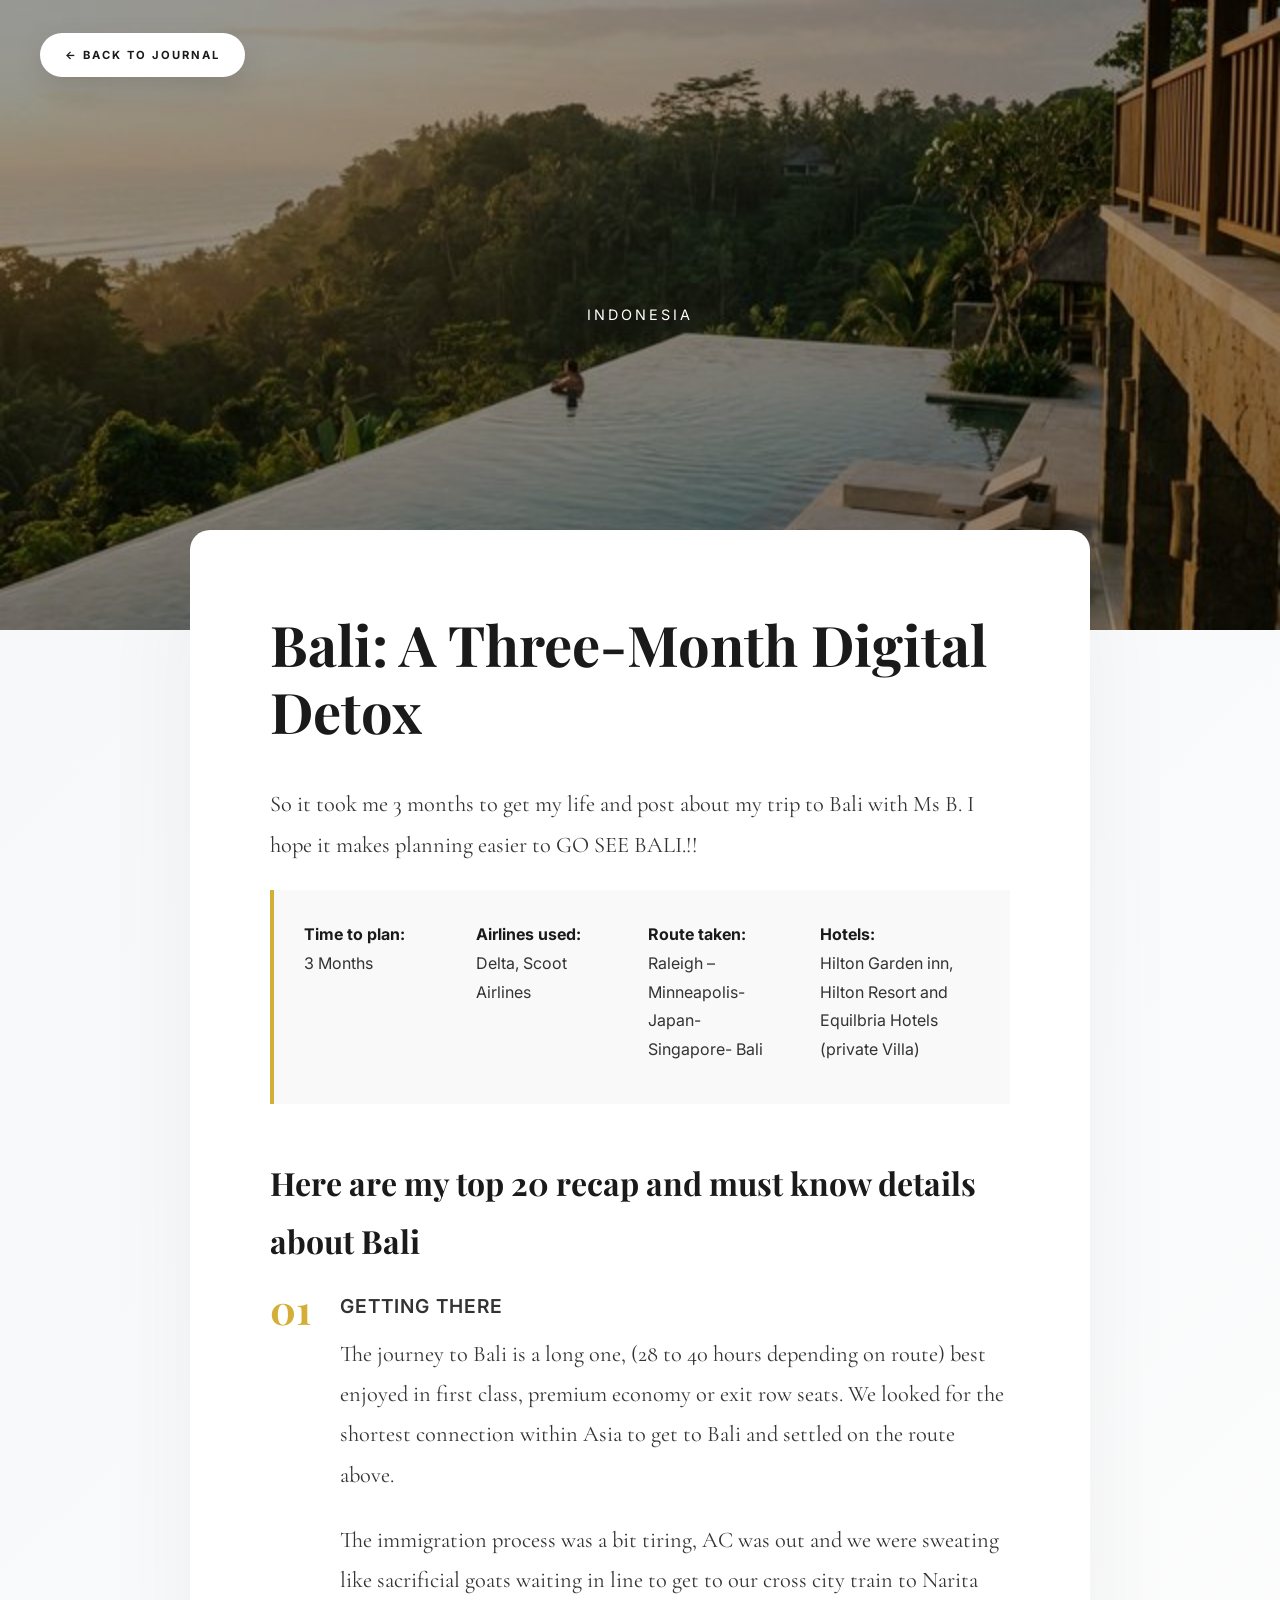
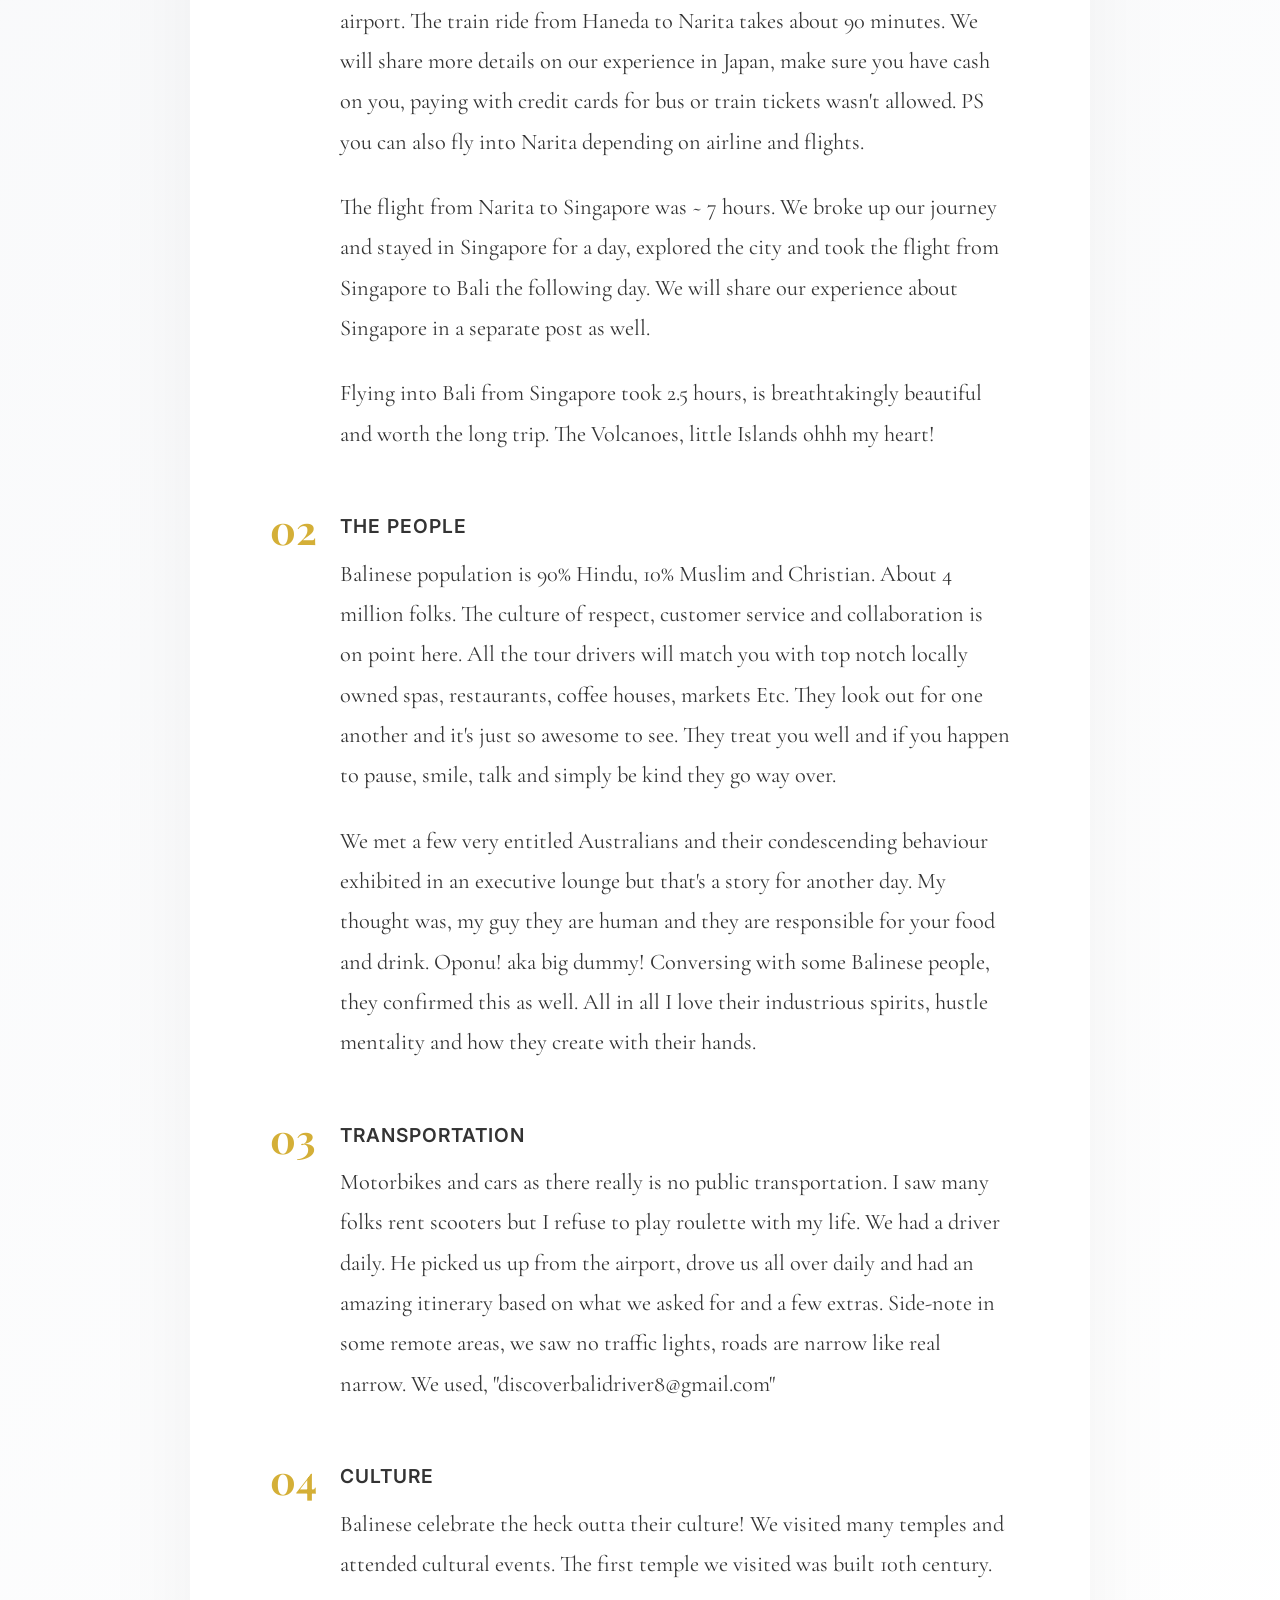
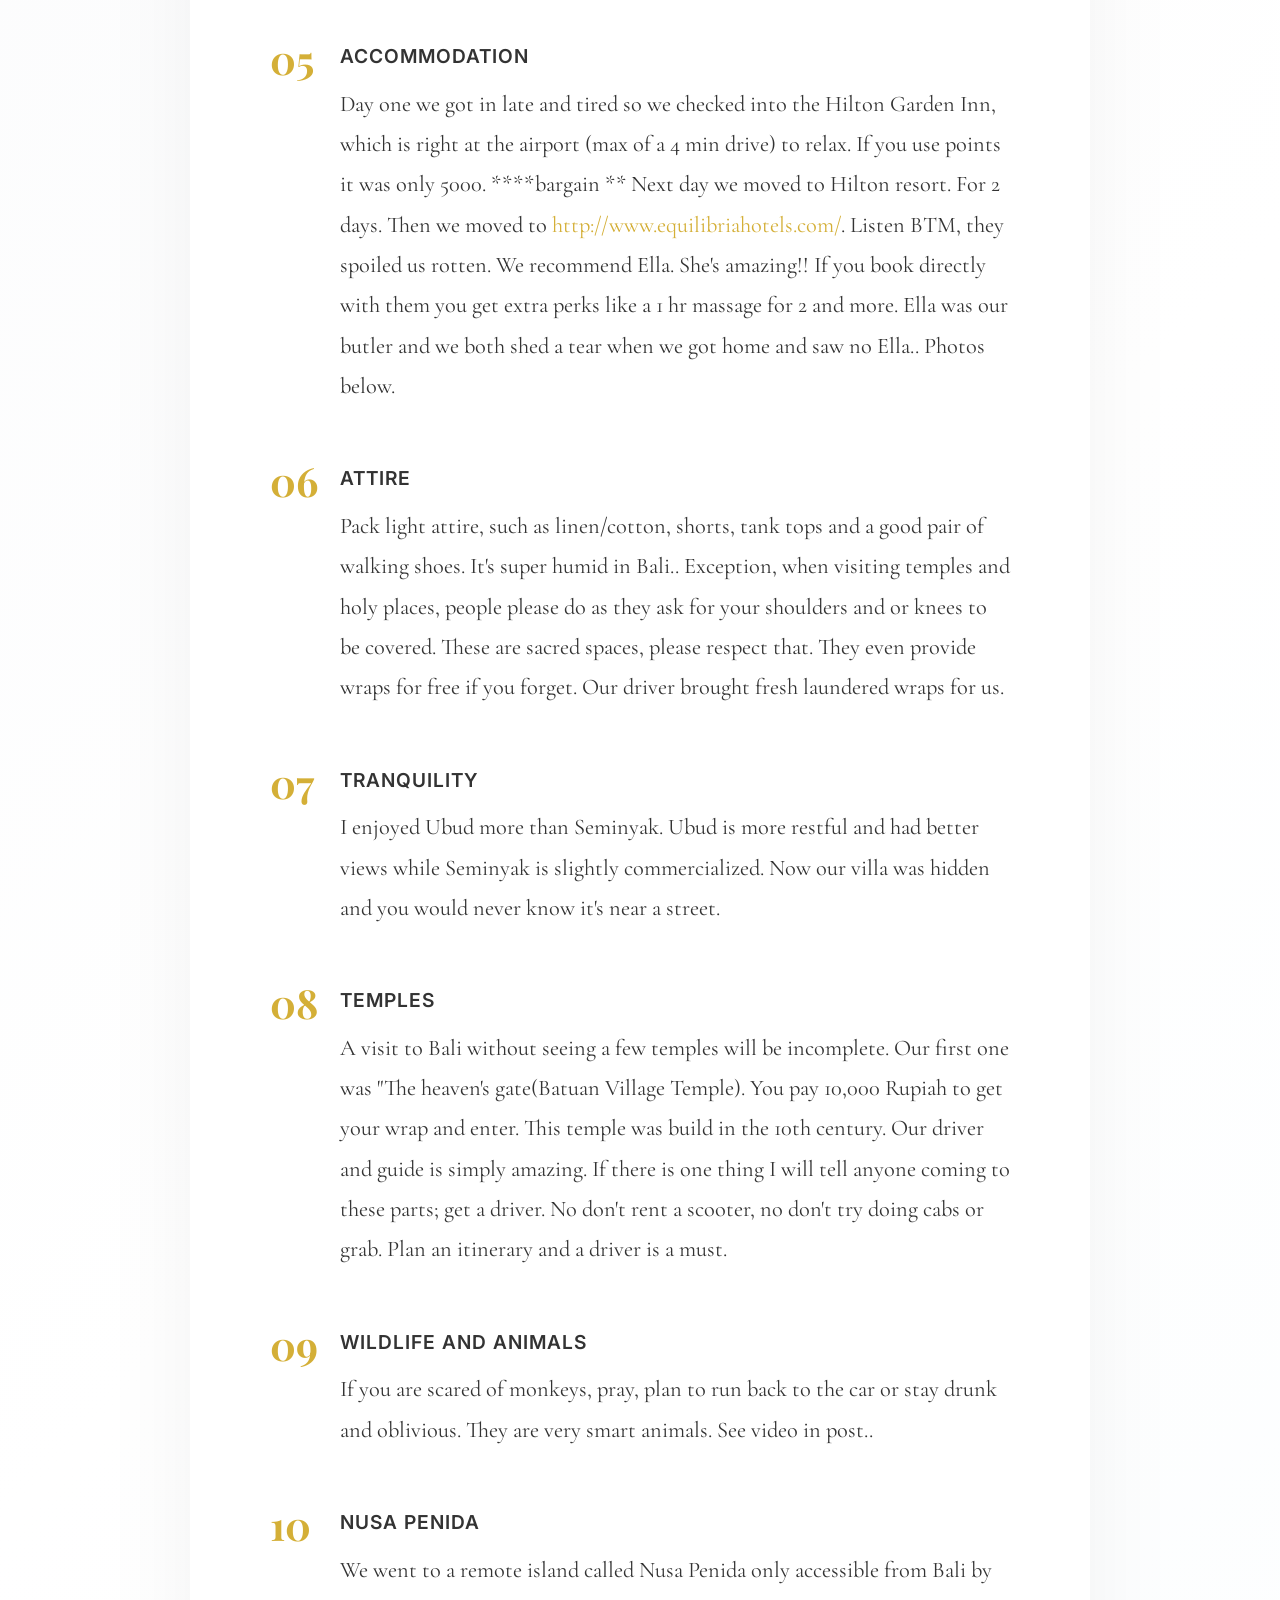
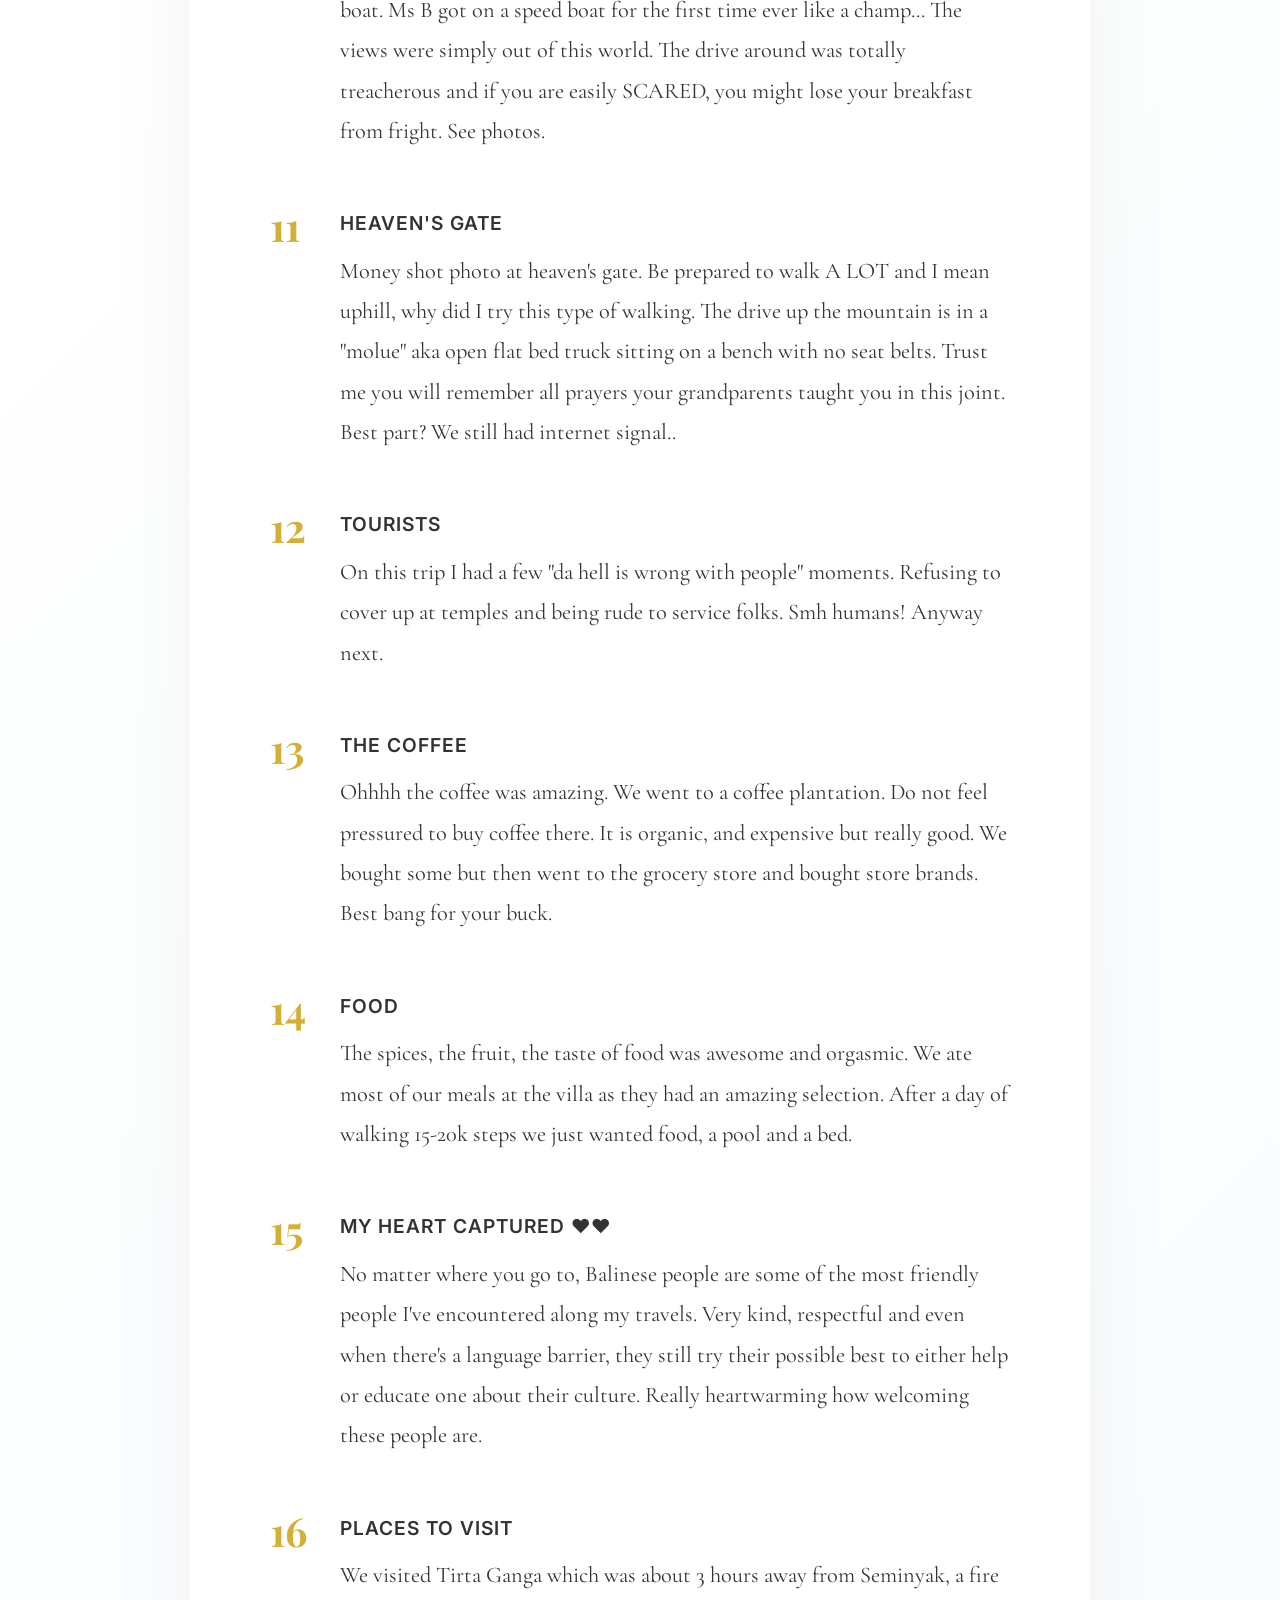
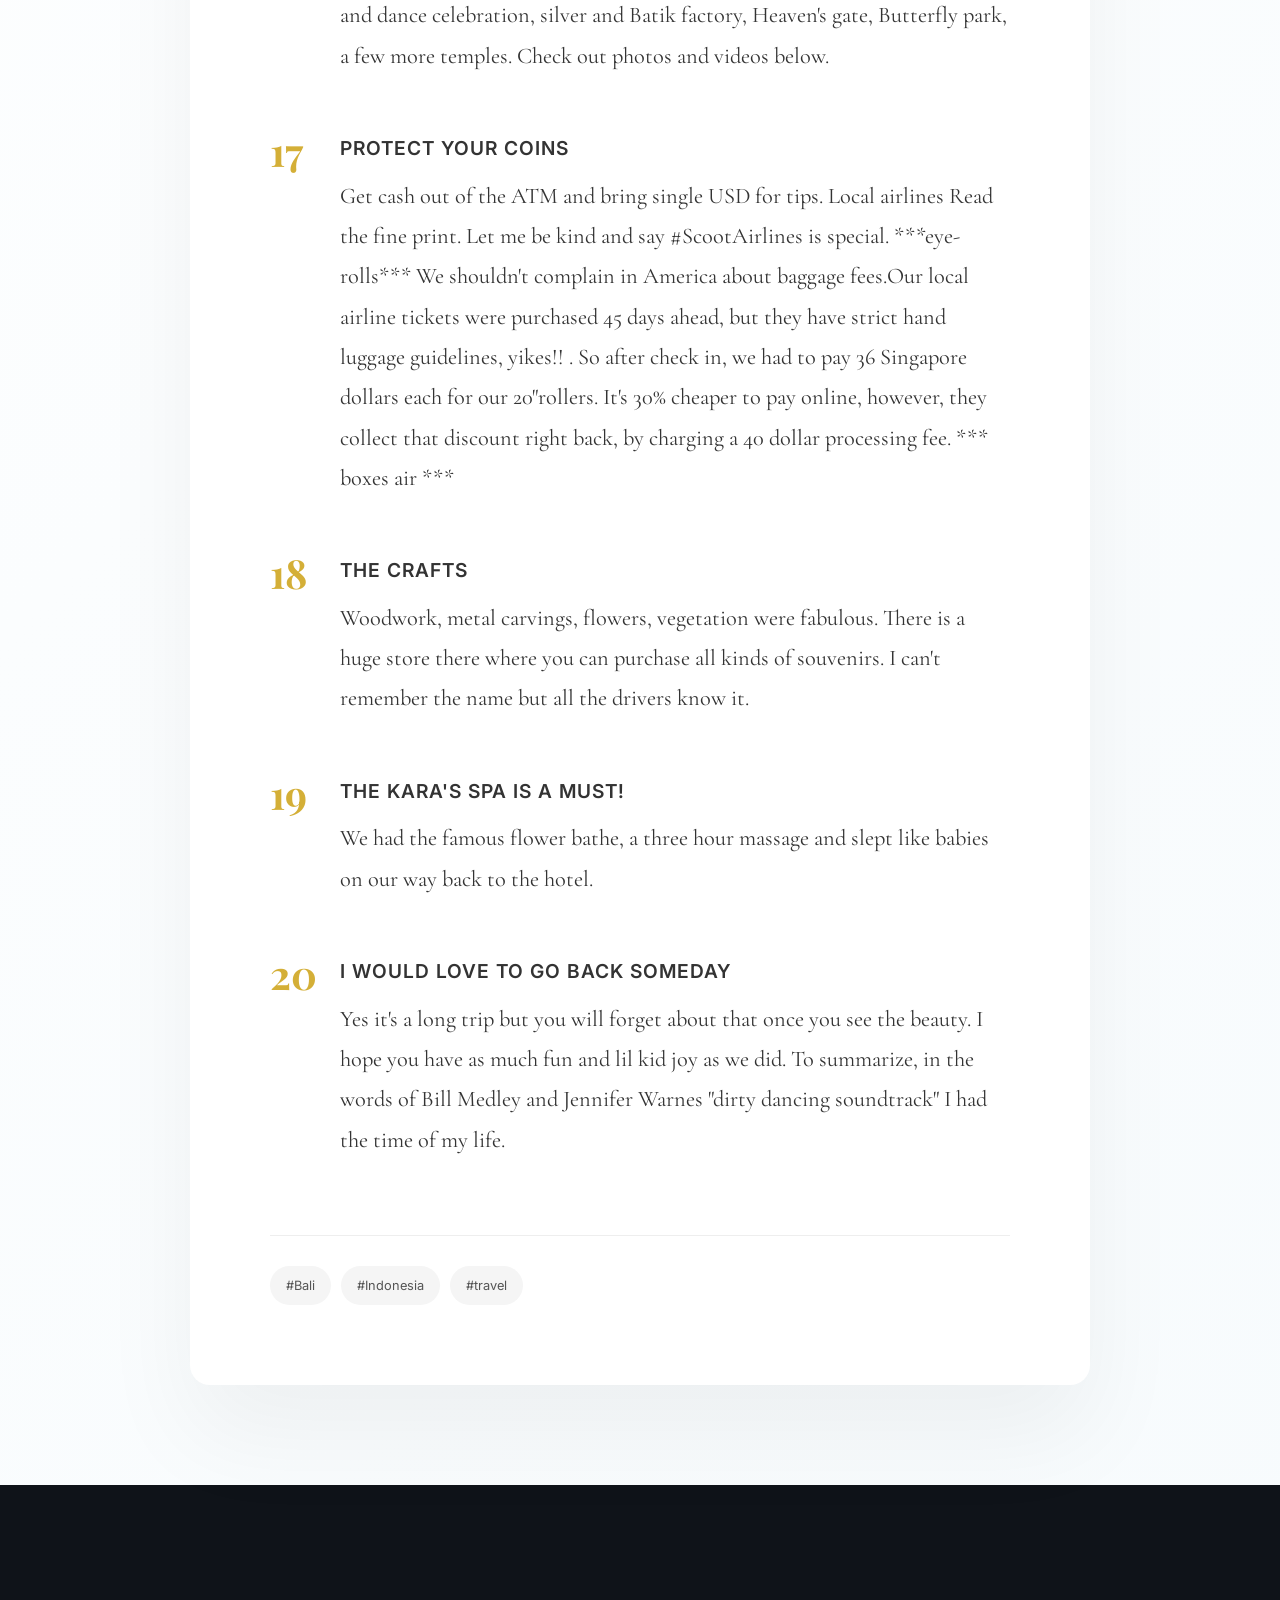
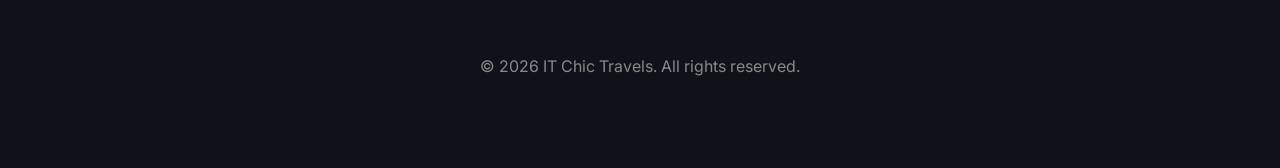
<file: blog-bali-detox.html>
<!DOCTYPE html>
<html lang="en">

<head>
    <meta charset="UTF-8">
    <meta name="viewport" content="width=device-width, initial-scale=1.0">
    <title>Bali: A Three-Month Digital Detox | IT Chic Travels Journal</title>
    <meta name="description"
        content="A comprehensive 20-point recap of a trip to Bali, Indonesia. From flight routes and hotels to culture, temples, and practical tips.">

    <!-- Fonts -->
    <link rel="preconnect" href="https://fonts.googleapis.com">
    <link rel="preconnect" href="https://fonts.gstatic.com" crossorigin>
    <link
        href="https://fonts.googleapis.com/css2?family=Playfair+Display:ital,wght@0,400..900;1,400..900&family=Inter:wght@100..900&family=Cormorant+Garamond:ital,wght@0,300..700;1,300..700&display=swap"
        rel="stylesheet">

    <!-- Styles -->
    <link rel="stylesheet" href="css/style.css">
    <style>
        .article-hero {
            height: 70vh;
            position: relative;
            overflow: hidden;
            display: flex;
            align-items: center;
            justify-content: center;
            text-align: center;
            color: white;
        }

        .article-hero img {
            position: absolute;
            top: 0;
            left: 0;
            width: 100%;
            height: 100%;
            object-fit: cover;
            filter: brightness(0.6);
            z-index: -1;
        }

        .article-container {
            max-width: 900px;
            margin: -100px auto 100px;
            padding: 80px;
            background: white;
            position: relative;
            z-index: 10;
            box-shadow: 0 50px 100px rgba(0, 0, 0, 0.05);
            border-radius: 20px;
        }

        .article-content {
            font-family: 'Cormorant Garamond', serif;
            font-size: 1.4rem;
            line-height: 1.8;
            color: #333;
        }

        .article-content h1 {
            font-family: 'Playfair Display', serif;
            font-size: 3.5rem;
            margin-bottom: 40px;
            color: #1A1A1A;
            line-height: 1.2;
        }

        .article-content h2 {
            font-family: 'Playfair Display', serif;
            font-size: 2rem;
            margin-top: 50px;
            margin-bottom: 20px;
            color: #1A1A1A;
        }

        .article-content p {
            margin-bottom: 25px;
        }

        .trip-details {
            background: #f9f9f9;
            padding: 30px;
            border-left: 4px solid #D4AF37;
            margin-bottom: 40px;
            font-family: 'Inter', sans-serif;
            font-size: 1rem;
        }

        .trip-details strong {
            color: #1A1A1A;
            display: inline-block;
            width: 140px;
        }

        .trip-details div {
            margin-bottom: 10px;
        }

        .back-nav {
            position: fixed;
            top: 40px;
            left: 40px;
            z-index: 100;
        }

        .btn-back {
            background: white;
            padding: 15px 25px;
            border-radius: 50px;
            text-decoration: none;
            color: #1A1A1A;
            font-weight: 700;
            text-transform: uppercase;
            font-size: 0.7rem;
            letter-spacing: 2px;
            box-shadow: 0 10px 30px rgba(0, 0, 0, 0.1);
            transition: 0.3s;
        }

        .btn-back:hover {
            transform: translateX(-5px);
            background: #1A1A1A;
            color: white;
        }

        .blog-tags {
            margin-top: 50px;
            padding-top: 30px;
            border-top: 1px solid #EEE;
            display: flex;
            flex-wrap: wrap;
            gap: 10px;
        }

        .tag {
            background: #f5f5f5;
            padding: 8px 16px;
            border-radius: 20px;
            font-family: 'Inter', sans-serif;
            font-size: 0.8rem;
            color: #555;
            transition: 0.3s;
        }

        .tag:hover {
            background: #1A1A1A;
            color: white;
        }

        .numbered-item {
            display: flex;
            gap: 20px;
            margin-bottom: 30px;
        }

        .number {
            font-family: 'Playfair Display', serif;
            font-size: 2.5rem;
            color: #D4AF37;
            font-weight: 700;
            line-height: 1;
            min-width: 50px;
        }

        .item-content h3 {
            font-family: 'Inter', sans-serif;
            font-size: 1.2rem;
            margin-bottom: 10px;
            text-transform: uppercase;
            letter-spacing: 1px;
            font-weight: 600;
        }

        @media (max-width: 768px) {
            .article-container {
                padding: 40px 20px;
                margin-top: -50px;
            }

            .article-content h1 {
                font-size: 2.5rem;
            }

            .back-nav {
                top: 20px;
                left: 20px;
            }

            .numbered-item {
                flex-direction: column;
                gap: 10px;
            }
        }
    </style>
</head>

<body>

    <div class="back-nav">
        <a href="index.html#blog" class="btn-back">← Back to Journal</a>
    </div>

    <section class="article-hero">
        <img src="assets/images/bali.png" alt="Bali Digital Detox">
        <div class="container">
            <span class="eyebrow"
                style="color: white; border-color: rgba(255,255,255,0.3); text-transform: uppercase; letter-spacing: 3px; font-family: 'Inter', sans-serif; font-size: 0.9rem;">Indonesia</span>
        </div>
    </section>

    <article class="article-container">
        <div class="article-content">
            <h1>Bali: A Three-Month Digital Detox</h1>

            <p>So it took me 3 months to get my life and post about my trip to Bali with Ms B. I hope it makes planning
                easier to GO SEE BALI.!!</p>

            <div class="trip-details">
                <div><strong>Time to plan:</strong> 3 Months</div>
                <div><strong>Airlines used:</strong> Delta, Scoot Airlines</div>
                <div><strong>Route taken:</strong> Raleigh – Minneapolis- Japan- Singapore- Bali</div>
                <div><strong>Hotels:</strong> Hilton Garden inn, Hilton Resort and Equilbria Hotels (private Villa)
                </div>
            </div>

            <h2>Here are my top 20 recap and must know details about Bali</h2>

            <div class="numbered-item">
                <div class="number">01</div>
                <div class="item-content">
                    <h3>Getting There</h3>
                    <p>The journey to Bali is a long one, (28 to 40 hours depending on route) best enjoyed in first
                        class, premium economy or exit row seats. We looked for the shortest connection within Asia to
                        get to Bali and settled on the route above.</p>
                    <p>The immigration process was a bit tiring, AC was out and we were sweating like sacrificial goats
                        waiting in line to get to our cross city train to Narita airport. The train ride from Haneda to
                        Narita takes about 90 minutes. We will share more details on our experience in Japan, make sure
                        you have cash on you, paying with credit cards for bus or train tickets wasn't allowed. PS you
                        can also fly into Narita depending on airline and flights.</p>
                    <p>The flight from Narita to Singapore was ~ 7 hours. We broke up our journey and stayed in
                        Singapore for a day, explored the city and took the flight from Singapore to Bali the following
                        day. We will share our experience about Singapore in a separate post as well.</p>
                    <p>Flying into Bali from Singapore took 2.5 hours, is breathtakingly beautiful and worth the long
                        trip. The Volcanoes, little Islands ohhh my heart!</p>
                </div>
            </div>

            <div class="numbered-item">
                <div class="number">02</div>
                <div class="item-content">
                    <h3>The People</h3>
                    <p>Balinese population is 90% Hindu, 10% Muslim and Christian. About 4 million folks. The culture of
                        respect, customer service and collaboration is on point here. All the tour drivers will match
                        you with top notch locally owned spas, restaurants, coffee houses, markets Etc. They look out
                        for one another and it's just so awesome to see. They treat you well and if you happen to pause,
                        smile, talk and simply be kind they go way over.</p>
                    <p>We met a few very entitled Australians and their condescending behaviour exhibited in an
                        executive lounge but that's a story for another day. My thought was, my guy they are human and
                        they are responsible for your food and drink. Oponu! aka big dummy! Conversing with some
                        Balinese people, they confirmed this as well. All in all I love their industrious spirits,
                        hustle mentality and how they create with their hands.</p>
                </div>
            </div>

            <div class="numbered-item">
                <div class="number">03</div>
                <div class="item-content">
                    <h3>Transportation</h3>
                    <p>Motorbikes and cars as there really is no public transportation. I saw many folks rent scooters
                        but I refuse to play roulette with my life. We had a driver daily. He picked us up from the
                        airport, drove us all over daily and had an amazing itinerary based on what we asked for and a
                        few extras. Side-note in some remote areas, we saw no traffic lights, roads are narrow like real
                        narrow. We used, "discoverbalidriver8@gmail.com"</p>
                </div>
            </div>

            <div class="numbered-item">
                <div class="number">04</div>
                <div class="item-content">
                    <h3>Culture</h3>
                    <p>Balinese celebrate the heck outta their culture! We visited many temples and attended cultural
                        events. The first temple we visited was built 10th century.</p>
                </div>
            </div>

            <div class="numbered-item">
                <div class="number">05</div>
                <div class="item-content">
                    <h3>Accommodation</h3>
                    <p>Day one we got in late and tired so we checked into the Hilton Garden Inn, which is right at the
                        airport (max of a 4 min drive) to relax. If you use points it was only 5000. ****bargain ** Next
                        day we moved to Hilton resort. For 2 days. Then we moved to <a
                            href="http://www.equilibriahotels.com/" target="_blank"
                            style="color:#D4AF37;">http://www.equilibriahotels.com/</a>. Listen BTM, they spoiled us
                        rotten. We recommend Ella. She's amazing!! If you book directly with them you get extra perks
                        like a 1 hr massage for 2 and more. Ella was our butler and we both shed a tear when we got home
                        and saw no Ella.. Photos below.</p>
                </div>
            </div>

            <div class="numbered-item">
                <div class="number">06</div>
                <div class="item-content">
                    <h3>Attire</h3>
                    <p>Pack light attire, such as linen/cotton, shorts, tank tops and a good pair of walking shoes. It's
                        super humid in Bali.. Exception, when visiting temples and holy places, people please do as they
                        ask for your shoulders and or knees to be covered. These are sacred spaces, please respect that.
                        They even provide wraps for free if you forget. Our driver brought fresh laundered wraps for us.
                    </p>
                </div>
            </div>

            <div class="numbered-item">
                <div class="number">07</div>
                <div class="item-content">
                    <h3>Tranquility</h3>
                    <p>I enjoyed Ubud more than Seminyak. Ubud is more restful and had better views while Seminyak is
                        slightly commercialized. Now our villa was hidden and you would never know it's near a street.
                    </p>
                </div>
            </div>

            <div class="numbered-item">
                <div class="number">08</div>
                <div class="item-content">
                    <h3>Temples</h3>
                    <p>A visit to Bali without seeing a few temples will be incomplete. Our first one was "The heaven's
                        gate(Batuan Village Temple). You pay 10,000 Rupiah to get your wrap and enter. This temple was
                        build in the 10th century. Our driver and guide is simply amazing. If there is one thing I will
                        tell anyone coming to these parts; get a driver. No don't rent a scooter, no don't try doing
                        cabs or grab. Plan an itinerary and a driver is a must.</p>
                </div>
            </div>

            <div class="numbered-item">
                <div class="number">09</div>
                <div class="item-content">
                    <h3>Wildlife and animals</h3>
                    <p>If you are scared of monkeys, pray, plan to run back to the car or stay drunk and oblivious. They
                        are very smart animals. See video in post..</p>
                </div>
            </div>

            <div class="numbered-item">
                <div class="number">10</div>
                <div class="item-content">
                    <h3>Nusa Penida</h3>
                    <p>We went to a remote island called Nusa Penida only accessible from Bali by boat. Ms B got on a
                        speed boat for the first time ever like a champ... The views were simply out of this world. The
                        drive around was totally treacherous and if you are easily SCARED, you might lose your breakfast
                        from fright. See photos.</p>
                </div>
            </div>

            <div class="numbered-item">
                <div class="number">11</div>
                <div class="item-content">
                    <h3>Heaven's gate</h3>
                    <p>Money shot photo at heaven's gate. Be prepared to walk A LOT and I mean uphill, why did I try
                        this type of walking. The drive up the mountain is in a "molue" aka open flat bed truck sitting
                        on a bench with no seat belts. Trust me you will remember all prayers your grandparents taught
                        you in this joint. Best part? We still had internet signal..</p>
                </div>
            </div>

            <div class="numbered-item">
                <div class="number">12</div>
                <div class="item-content">
                    <h3>Tourists</h3>
                    <p>On this trip I had a few "da hell is wrong with people" moments. Refusing to cover up at temples
                        and being rude to service folks. Smh humans! Anyway next.</p>
                </div>
            </div>

            <div class="numbered-item">
                <div class="number">13</div>
                <div class="item-content">
                    <h3>The coffee</h3>
                    <p>Ohhhh the coffee was amazing. We went to a coffee plantation. Do not feel pressured to buy coffee
                        there. It is organic, and expensive but really good. We bought some but then went to the grocery
                        store and bought store brands. Best bang for your buck.</p>
                </div>
            </div>

            <div class="numbered-item">
                <div class="number">14</div>
                <div class="item-content">
                    <h3>Food</h3>
                    <p>The spices, the fruit, the taste of food was awesome and orgasmic. We ate most of our meals at
                        the villa as they had an amazing selection. After a day of walking 15-20k steps we just wanted
                        food, a pool and a bed.</p>
                </div>
            </div>

            <div class="numbered-item">
                <div class="number">15</div>
                <div class="item-content">
                    <h3>My heart captured ♥️♥️</h3>
                    <p>No matter where you go to, Balinese people are some of the most friendly people I've encountered
                        along my travels. Very kind, respectful and even when there's a language barrier, they still try
                        their possible best to either help or educate one about their culture. Really heartwarming how
                        welcoming these people are.</p>
                </div>
            </div>

            <div class="numbered-item">
                <div class="number">16</div>
                <div class="item-content">
                    <h3>Places to visit</h3>
                    <p>We visited Tirta Ganga which was about 3 hours away from Seminyak, a fire and dance celebration,
                        silver and Batik factory, Heaven's gate, Butterfly park, a few more temples. Check out photos
                        and videos below.</p>
                </div>
            </div>

            <div class="numbered-item">
                <div class="number">17</div>
                <div class="item-content">
                    <h3>Protect your coins</h3>
                    <p>Get cash out of the ATM and bring single USD for tips. Local airlines Read the fine print. Let me
                        be kind and say #ScootAirlines is special. ***eye-rolls*** We shouldn't complain in America
                        about baggage fees.Our local airline tickets were purchased 45 days ahead, but they have strict
                        hand luggage guidelines, yikes!! . So after check in, we had to pay 36 Singapore dollars each
                        for our 20"rollers. It's 30% cheaper to pay online, however, they collect that discount right
                        back, by charging a 40 dollar processing fee. *** boxes air ***</p>
                </div>
            </div>

            <div class="numbered-item">
                <div class="number">18</div>
                <div class="item-content">
                    <h3>The crafts</h3>
                    <p>Woodwork, metal carvings, flowers, vegetation were fabulous. There is a huge store there where
                        you can purchase all kinds of souvenirs. I can't remember the name but all the drivers know it.
                    </p>
                </div>
            </div>

            <div class="numbered-item">
                <div class="number">19</div>
                <div class="item-content">
                    <h3>The Kara's Spa is a must!</h3>
                    <p>We had the famous flower bathe, a three hour massage and slept like babies on our way back to the
                        hotel.</p>
                </div>
            </div>

            <div class="numbered-item">
                <div class="number">20</div>
                <div class="item-content">
                    <h3>I would love to go back someday</h3>
                    <p>Yes it's a long trip but you will forget about that once you see the beauty. I hope you have as
                        much fun and lil kid joy as we did. To summarize, in the words of Bill Medley and Jennifer
                        Warnes "dirty dancing soundtrack" I had the time of my life.</p>
                </div>
            </div>

            <div class="blog-tags">
                <span class="tag">#Bali</span>
                <span class="tag">#Indonesia</span>
                <span class="tag">#travel</span>
            </div>
        </div>
    </article>

    <footer class="footer">
        <div class="container" style="text-align: center; padding: 40px 0;">
            <p style="font-family: 'Inter', sans-serif; color: #888;">&copy; 2026 IT Chic Travels. All rights reserved.
            </p>
        </div>
    </footer>

    <script src="https://cdnjs.cloudflare.com/ajax/libs/gsap/3.12.5/gsap.min.js"></script>
    <script>
        gsap.from('.article-container', {
            y: 100,
            opacity: 0,
            duration: 1.5,
            ease: 'power4.out'
        });
    </script>
</body>

</html>
</file>
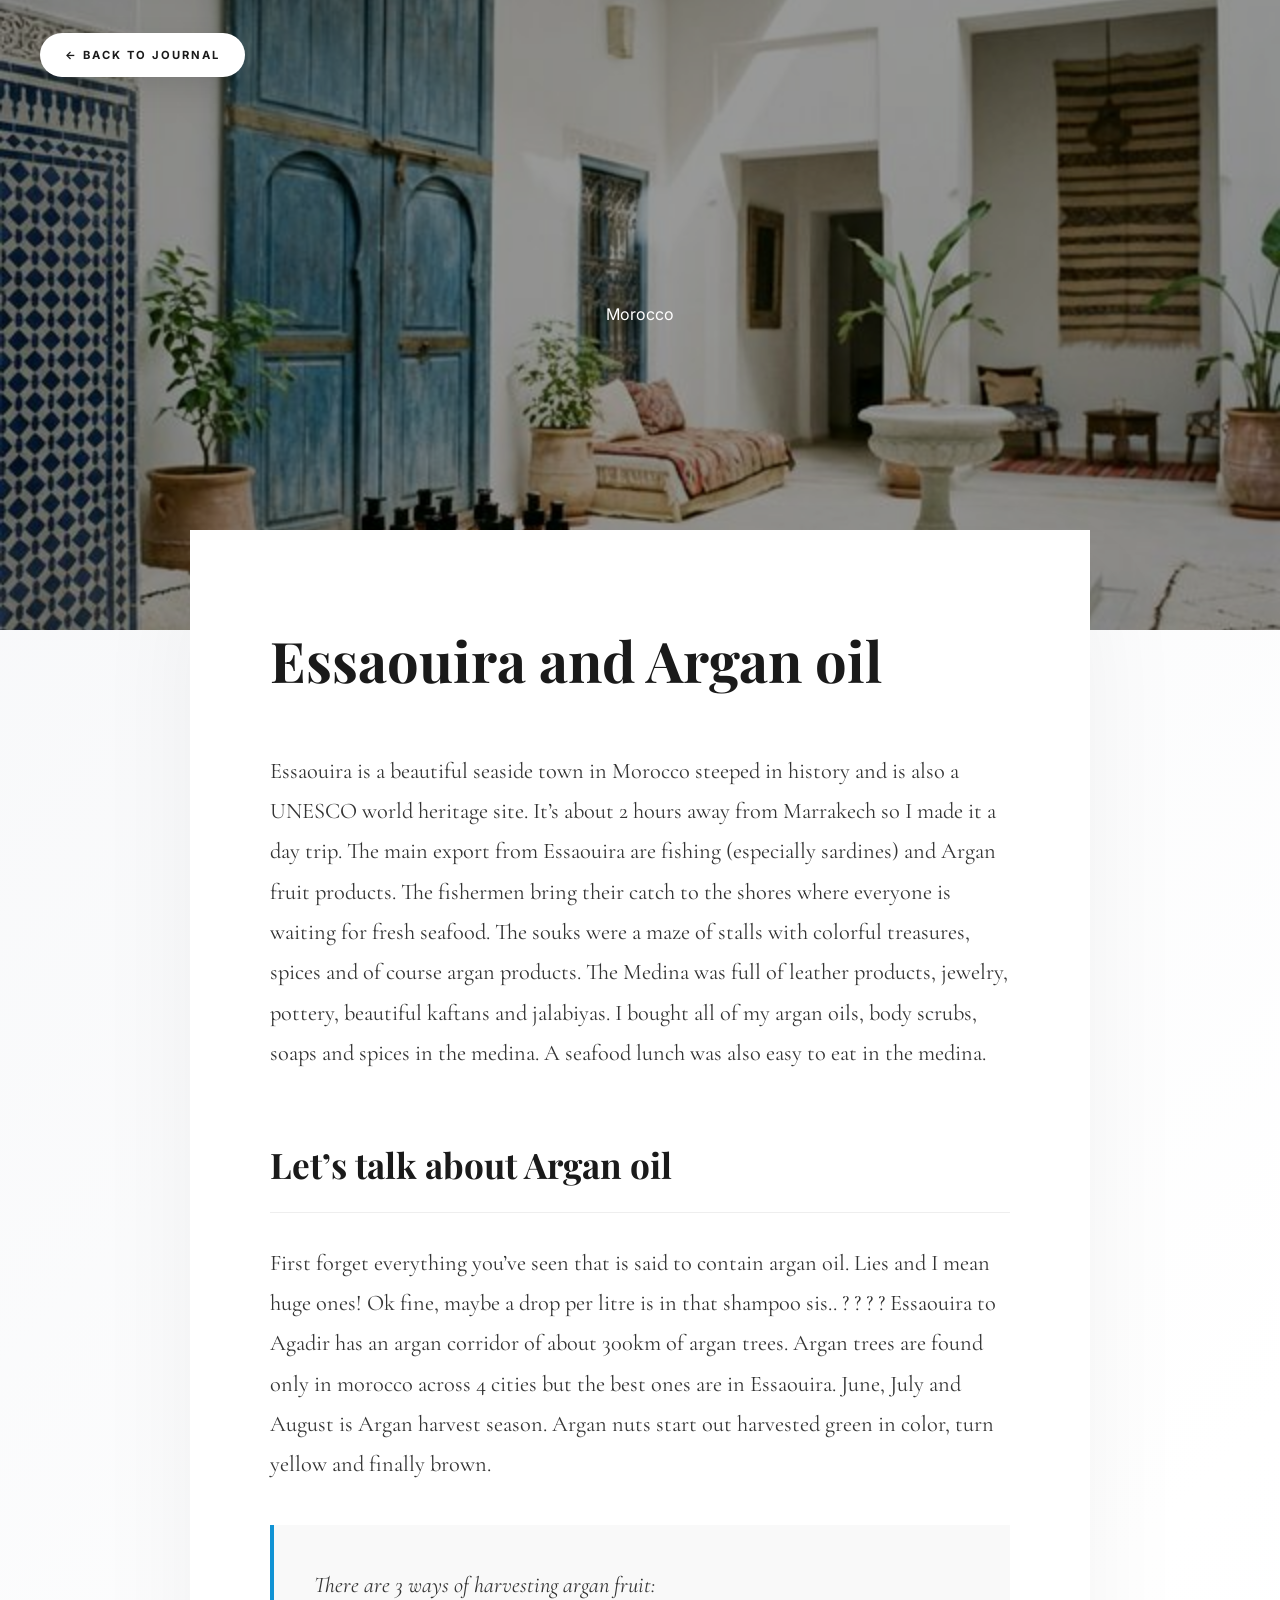
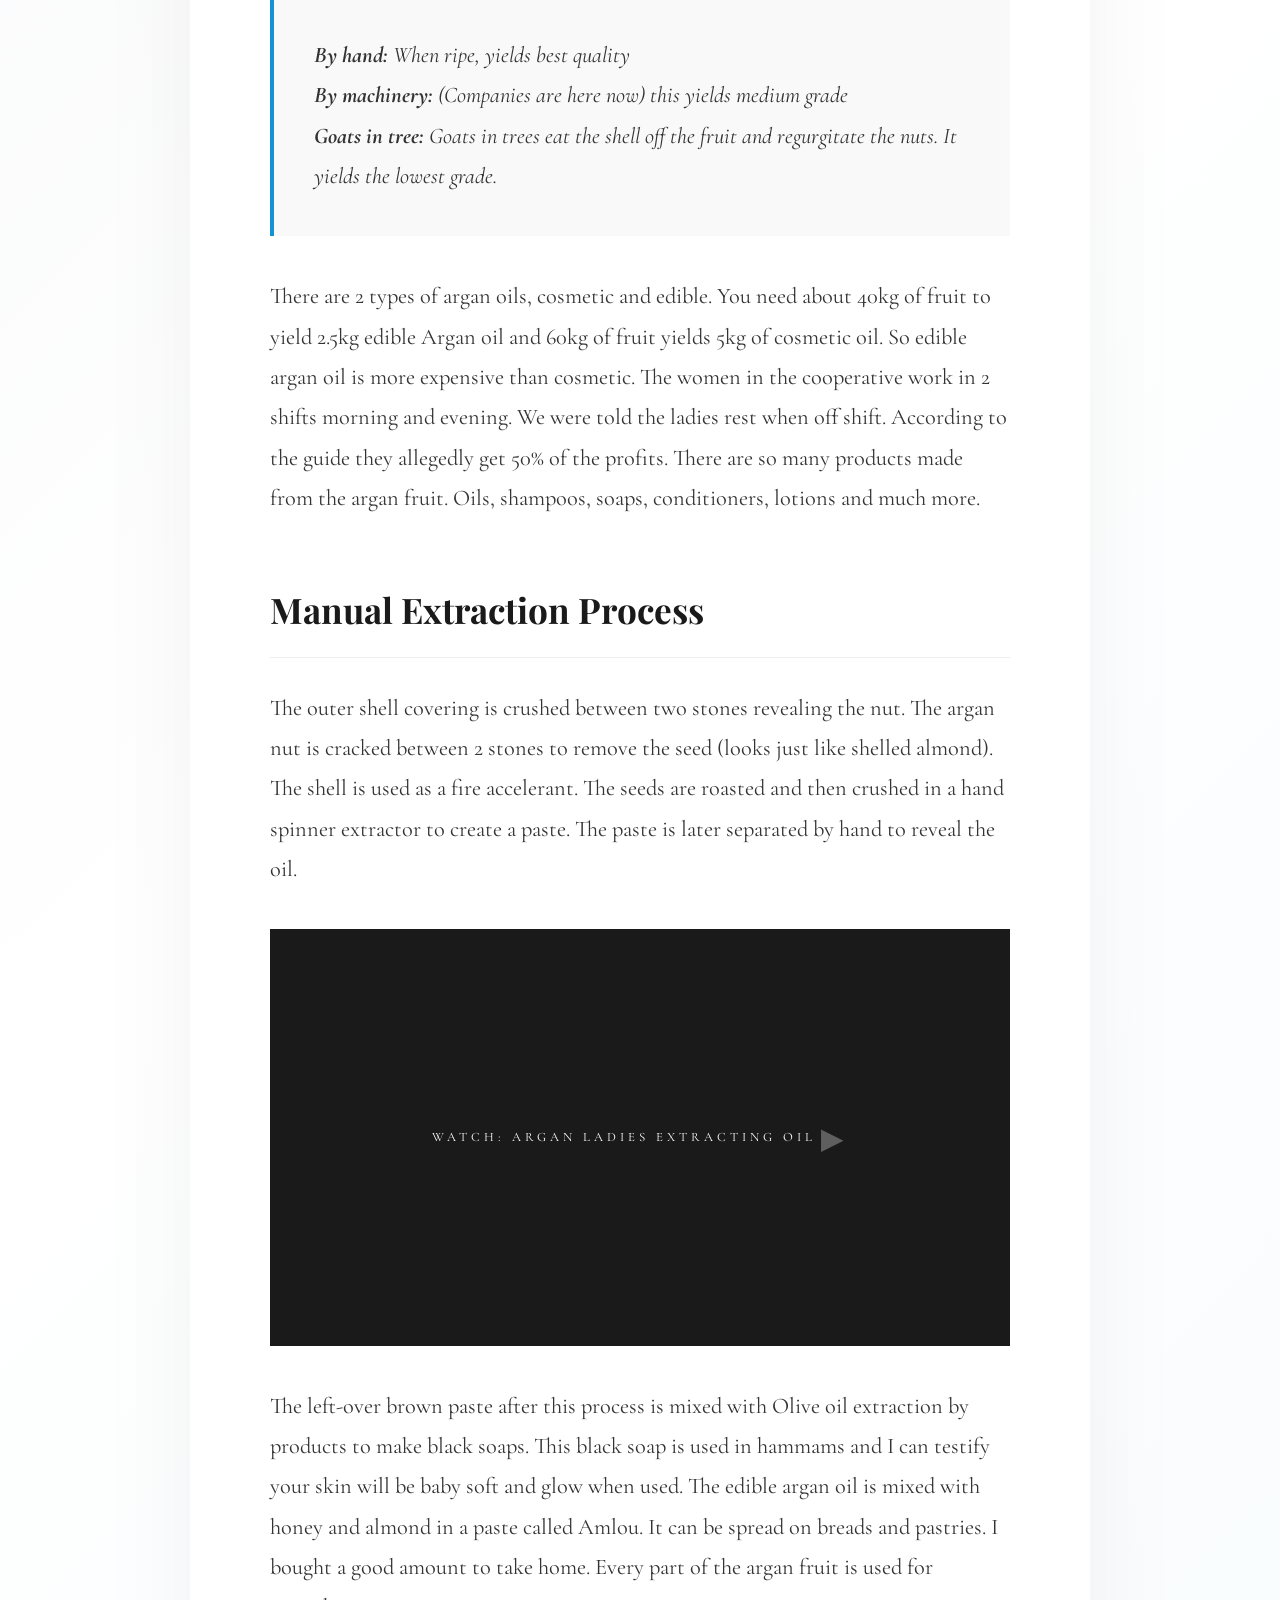
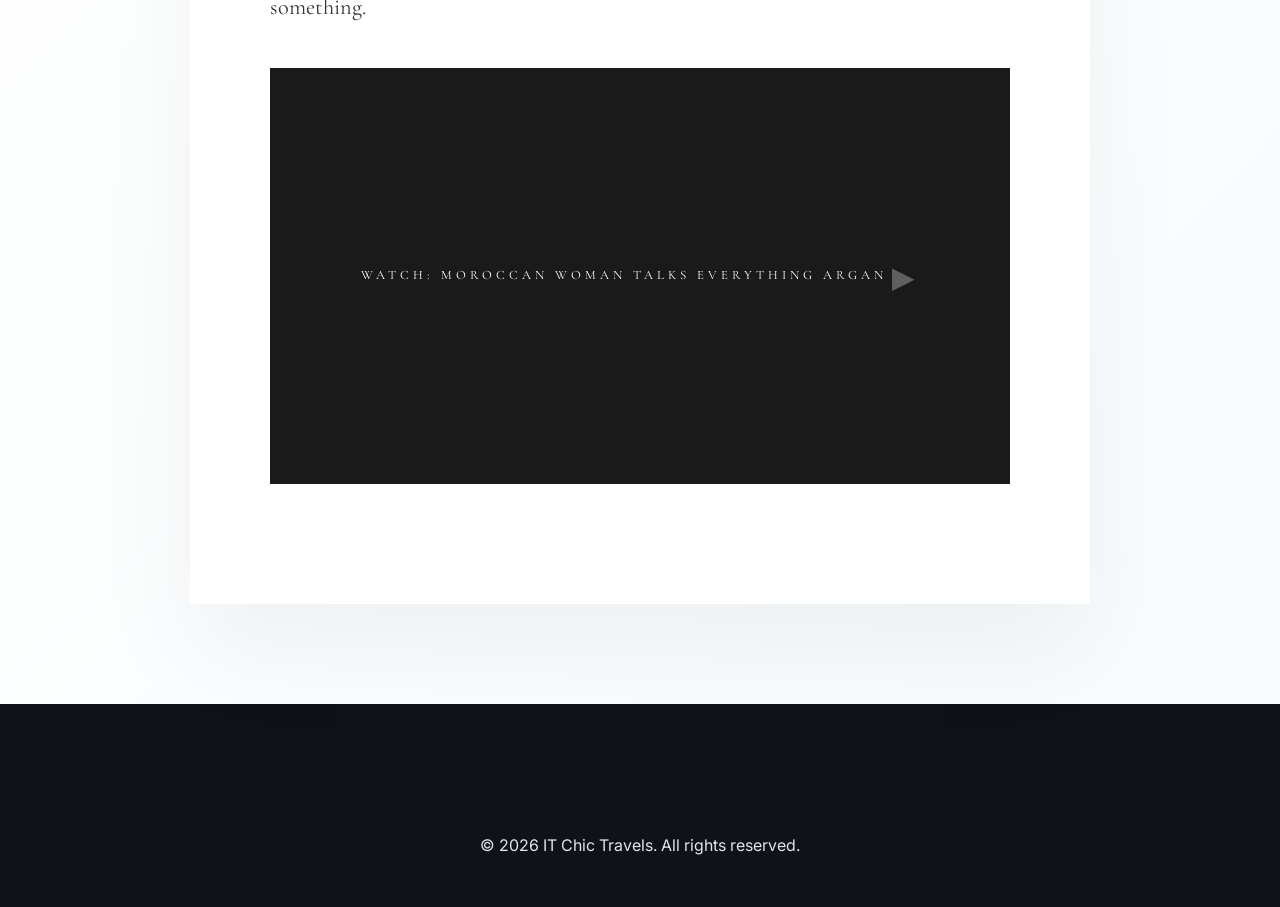
<file: blog-essaouira.html>
<!DOCTYPE html>
<html lang="en">

<head>
    <meta charset="UTF-8">
    <meta name="viewport" content="width=device-width, initial-scale=1.0">
    <title>Essaouira and Argan Oil | IT Chic Travels Journal</title>
    <meta name="description"
        content="Discover the soul of Essaouira and the intricate world of Argan oil. From UNESCO sites to traditional extraction methods.">

    <!-- Fonts -->
    <link rel="preconnect" href="https://fonts.googleapis.com">
    <link rel="preconnect" href="https://fonts.gstatic.com" crossorigin>
    <link
        href="https://fonts.googleapis.com/css2?family=Playfair+Display:ital,wght@0,400..900;1,400..900&family=Inter:wght@100..900&family=Cormorant+Garamond:ital,wght@0,300..700;1,300..700&display=swap"
        rel="stylesheet">

    <!-- Styles -->
    <link rel="stylesheet" href="css/style.css">
    <style>
        .article-hero {
            height: 70vh;
            position: relative;
            overflow: hidden;
            display: flex;
            align-items: center;
            justify-content: center;
            text-align: center;
            color: white;
        }

        .article-hero img {
            position: absolute;
            top: 0;
            left: 0;
            width: 100%;
            height: 100%;
            object-fit: cover;
            filter: brightness(0.6);
            z-index: -1;
        }

        .article-container {
            max-width: 900px;
            margin: -100px auto 100px;
            padding: 80px;
            background: white;
            position: relative;
            z-index: 10;
            box-shadow: 0 50px 100px rgba(0, 0, 0, 0.05);
        }

        .article-content {
            font-family: 'Cormorant Garamond', serif;
            font-size: 1.4rem;
            line-height: 1.8;
            color: #333;
        }

        .article-content h1 {
            font-family: 'Playfair Display', serif;
            font-size: 3.5rem;
            margin-bottom: 40px;
            color: #1A1A1A;
        }

        .article-content h2 {
            font-family: 'Playfair Display', serif;
            font-size: 2.2rem;
            margin: 60px 0 30px;
            color: #1A1A1A;
            border-bottom: 1px solid #EEE;
            padding-bottom: 15px;
        }

        .article-content p {
            margin-bottom: 30px;
        }

        .article-content .highlight-box {
            background: #F9F9F9;
            padding: 40px;
            border-left: 4px solid var(--color-primary, #D4AF37);
            margin: 40px 0;
            font-style: italic;
        }

        .extraction-steps {
            list-style: none;
            padding: 0;
            margin: 40px 0;
        }

        .extraction-steps li {
            padding: 20px 0;
            border-bottom: 1px solid #EEE;
            display: flex;
            gap: 20px;
        }

        .step-num {
            font-family: 'Playfair Display', serif;
            font-size: 2rem;
            color: #D4AF37;
            opacity: 0.5;
        }

        .video-placeholder {
            width: 100%;
            aspect-ratio: 16/9;
            background: #1A1A1A;
            display: flex;
            align-items: center;
            justify-content: center;
            color: white;
            margin: 40px 0;
            text-transform: uppercase;
            letter-spacing: 4px;
            font-size: 0.8rem;
            position: relative;
            overflow: hidden;
        }

        .video-placeholder::after {
            content: '▶';
            font-size: 3rem;
            opacity: 0.3;
        }

        .back-nav {
            position: fixed;
            top: 40px;
            left: 40px;
            z-index: 100;
        }

        .btn-back {
            background: white;
            padding: 15px 25px;
            border-radius: 50px;
            text-decoration: none;
            color: #1A1A1A;
            font-weight: 700;
            text-transform: uppercase;
            font-size: 0.7rem;
            letter-spacing: 2px;
            box-shadow: 0 10px 30px rgba(0, 0, 0, 0.1);
            transition: 0.3s;
        }

        .btn-back:hover {
            transform: translateX(-5px);
            background: #1A1A1A;
            color: white;
        }

        @media (max-width: 768px) {
            .article-container {
                padding: 40px 20px;
                margin-top: 0;
            }

            .article-content h1 {
                font-size: 2.5rem;
            }
        }
    </style>
</head>

<body>

    <div class="back-nav">
        <a href="index.html" class="btn-back">← Back to Journal</a>
    </div>

    <section class="article-hero">
        <img src="assets/images/morocco_essaouira.png" alt="Essaouira Morocco">
        <div class="container">
            <span class="eyebrow" style="color: white; border-color: rgba(255,255,255,0.3)">Morocco</span>
        </div>
    </section>

    <article class="article-container">
        <div class="article-content">
            <h1>Essaouira and Argan oil</h1>

            <p>Essaouira is a beautiful seaside town in Morocco steeped in history and is also a UNESCO world heritage
                site. It’s about 2 hours away from Marrakech so I made it a day trip. The main export from Essaouira are
                fishing (especially sardines) and Argan fruit products. The fishermen bring their catch to the shores
                where everyone is waiting for fresh seafood. The souks were a maze of stalls with colorful treasures,
                spices and of course argan products. The Medina was full of leather products, jewelry, pottery,
                beautiful kaftans and jalabiyas. I bought all of my argan oils, body scrubs, soaps and spices in the
                medina. A seafood lunch was also easy to eat in the medina.</p>

            <h2>Let’s talk about Argan oil</h2>
            <p>First forget everything you’ve seen that is said to contain argan oil. Lies and I mean huge ones! Ok
                fine, maybe a drop per litre is in that shampoo sis.. ? ? ? ? Essaouira to Agadir has an argan corridor
                of about 300km of argan trees. Argan trees are found only in morocco across 4 cities but the best ones
                are in Essaouira. June, July and August is Argan harvest season. Argan nuts start out harvested green in
                color, turn yellow and finally brown.</p>

            <div class="highlight-box">
                <p>There are 3 ways of harvesting argan fruit:</p>
                <ul style="list-style: none; padding-left: 0;">
                    <li><strong>By hand:</strong> When ripe, yields best quality</li>
                    <li><strong>By machinery:</strong> (Companies are here now) this yields medium grade</li>
                    <li><strong>Goats in tree:</strong> Goats in trees eat the shell off the fruit and regurgitate the
                        nuts. It yields the lowest grade.</li>
                </ul>
            </div>

            <p>There are 2 types of argan oils, cosmetic and edible. You need about 40kg of fruit to yield 2.5kg edible
                Argan oil and 60kg of fruit yields 5kg of cosmetic oil. So edible argan oil is more expensive than
                cosmetic. The women in the cooperative work in 2 shifts morning and evening. We were told the ladies
                rest when off shift. According to the guide they allegedly get 50% of the profits. There are so many
                products made from the argan fruit. Oils, shampoos, soaps, conditioners, lotions and much more.</p>

            <h2>Manual Extraction Process</h2>
            <p>The outer shell covering is crushed between two stones revealing the nut. The argan nut is cracked
                between 2 stones to remove the seed (looks just like shelled almond). The shell is used as a fire
                accelerant. The seeds are roasted and then crushed in a hand spinner extractor to create a paste. The
                paste is later separated by hand to reveal the oil.</p>

            <div class="video-placeholder">Watch: Argan ladies extracting oil</div>

            <p>The left-over brown paste after this process is mixed with Olive oil extraction by products to make black
                soaps. This black soap is used in hammams and I can testify your skin will be baby soft and glow when
                used. The edible argan oil is mixed with honey and almond in a paste called Amlou. It can be spread on
                breads and pastries. I bought a good amount to take home. Every part of the argan fruit is used for
                something.</p>

            <div class="video-placeholder">Watch: Moroccan woman talks everything Argan</div>
        </div>
    </article>

    <footer class="footer">
        <div class="container" style="text-align: center;">
            <p>&copy; 2026 IT Chic Travels. All rights reserved.</p>
        </div>
    </footer>

    <script src="https://cdnjs.cloudflare.com/ajax/libs/gsap/3.12.5/gsap.min.js"></script>
    <script>
        gsap.from('.article-container', {
            y: 100,
            opacity: 0,
            duration: 1.5,
            ease: 'power4.out'
        });
    </script>
</body>

</html>
</file>
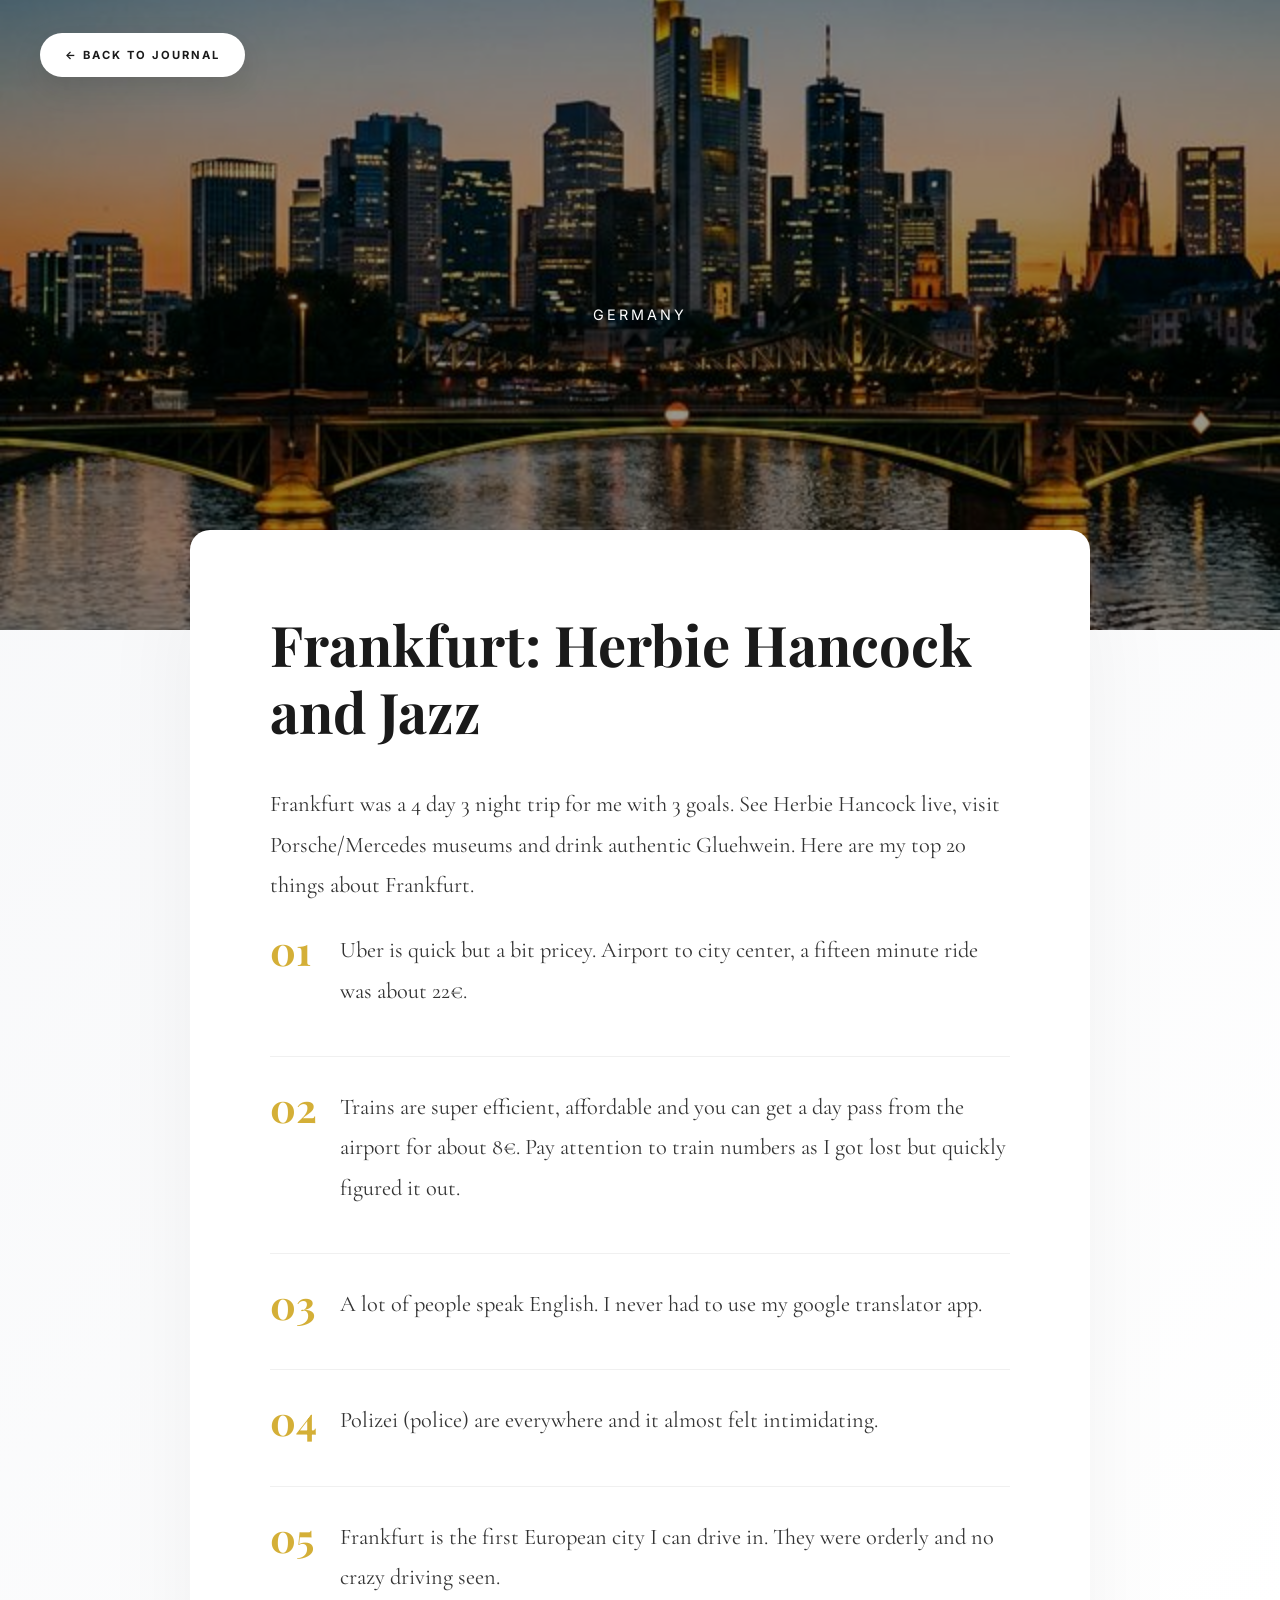
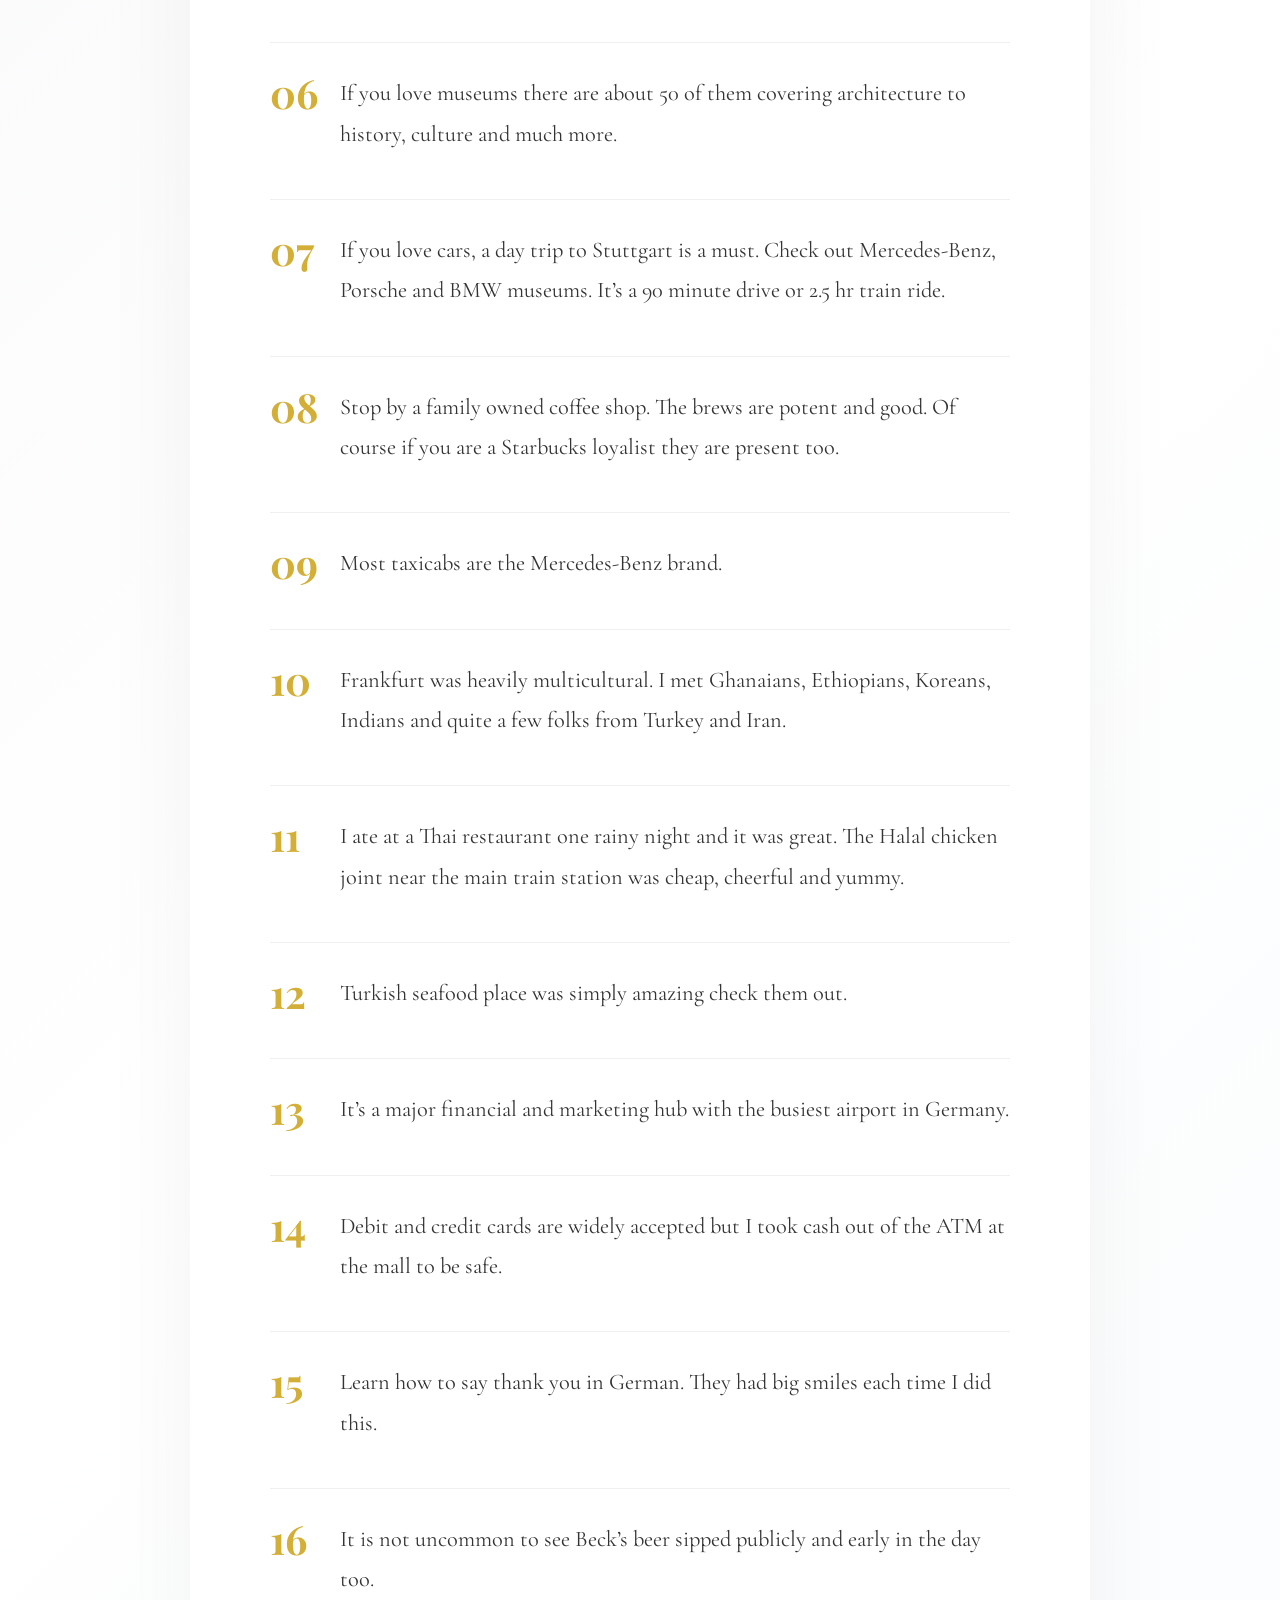
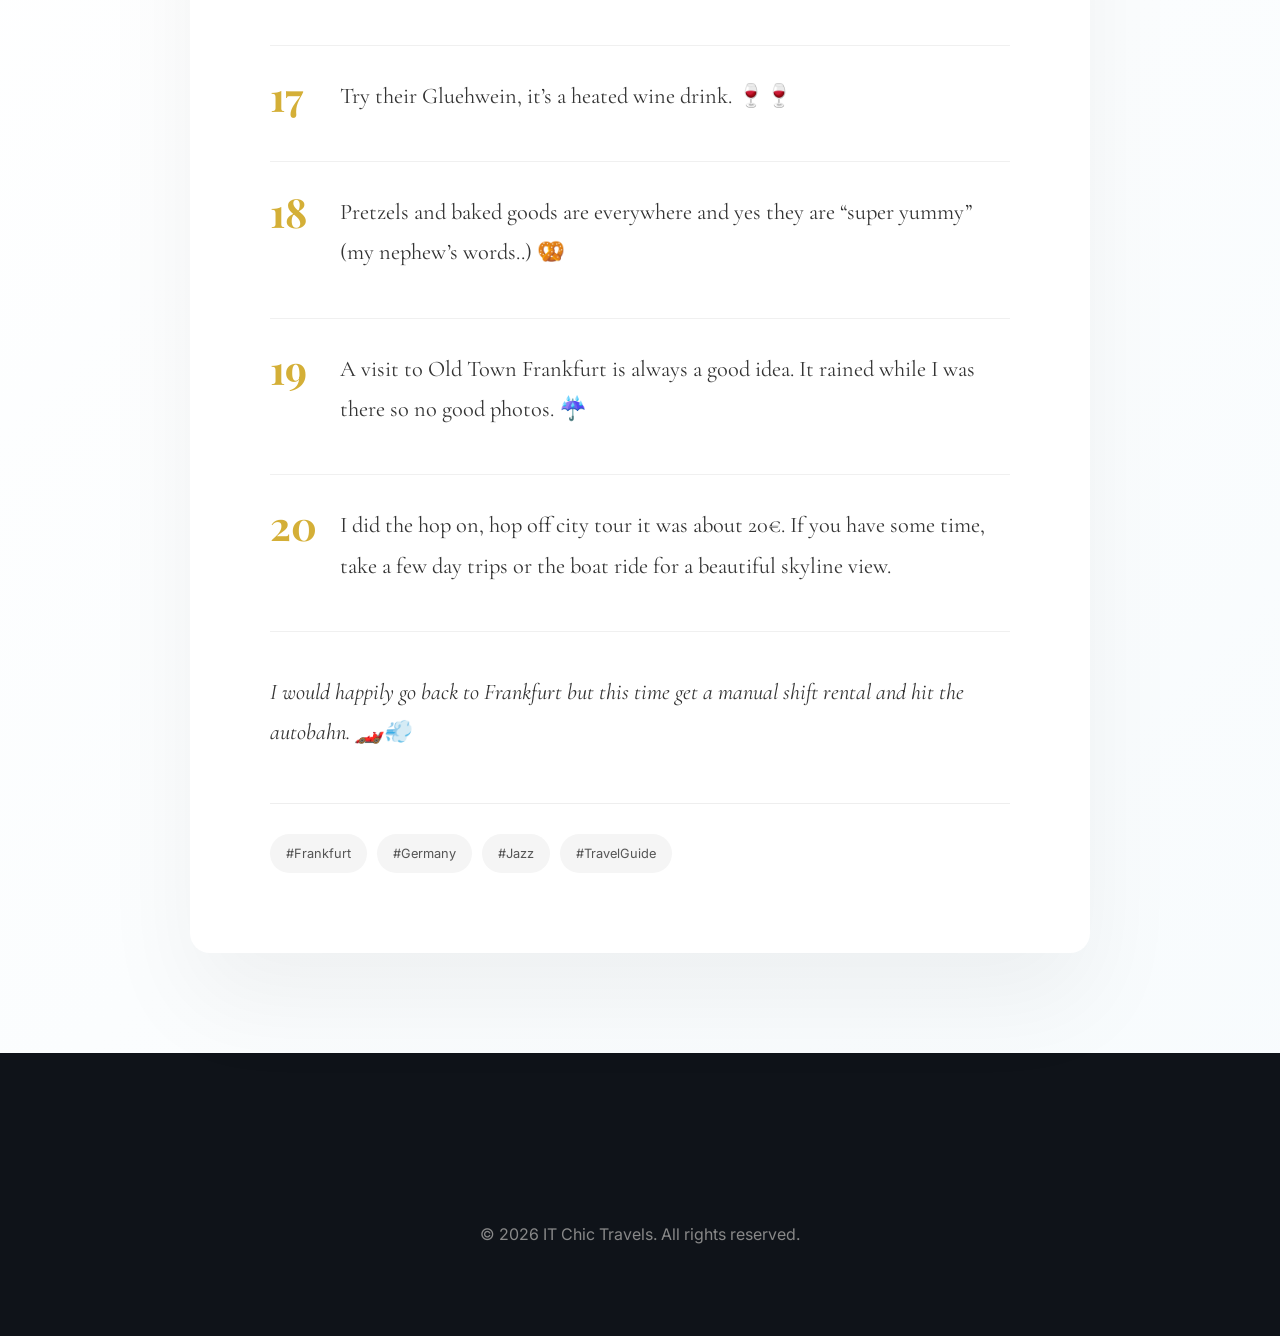
<file: blog-frankfurt.html>
<!DOCTYPE html>
<html lang="en">

<head>
    <meta charset="UTF-8">
    <meta name="viewport" content="width=device-width, initial-scale=1.0">
    <title>Frankfurt: Herbie Hancock and Jazz | IT Chic Travels Journal</title>
    <meta name="description"
        content="Top 20 things to know about Frankfurt, Germany. From efficient trains and museum hopping to authentic Glühwein and multicultural vibes.">

    <!-- Fonts -->
    <link rel="preconnect" href="https://fonts.googleapis.com">
    <link rel="preconnect" href="https://fonts.gstatic.com" crossorigin>
    <link
        href="https://fonts.googleapis.com/css2?family=Playfair+Display:ital,wght@0,400..900;1,400..900&family=Inter:wght@100..900&family=Cormorant+Garamond:ital,wght@0,300..700;1,300..700&display=swap"
        rel="stylesheet">

    <!-- Styles -->
    <link rel="stylesheet" href="css/style.css">
    <style>
        /* Reuse styles from Bali/Mercedes blog for consistency */
        .article-hero {
            height: 70vh;
            position: relative;
            overflow: hidden;
            display: flex;
            align-items: center;
            justify-content: center;
            text-align: center;
            color: white;
        }

        .article-hero img {
            position: absolute;
            top: 0;
            left: 0;
            width: 100%;
            height: 100%;
            object-fit: cover;
            filter: brightness(0.6);
            z-index: -1;
        }

        .article-container {
            max-width: 900px;
            margin: -100px auto 100px;
            padding: 80px;
            background: white;
            position: relative;
            z-index: 10;
            box-shadow: 0 50px 100px rgba(0, 0, 0, 0.05);
            border-radius: 20px;
        }

        .article-content {
            font-family: 'Cormorant Garamond', serif;
            font-size: 1.4rem;
            line-height: 1.8;
            color: #333;
        }

        .article-content h1 {
            font-family: 'Playfair Display', serif;
            font-size: 3.5rem;
            margin-bottom: 40px;
            color: #1A1A1A;
            line-height: 1.2;
        }

        .article-content p {
            margin-bottom: 25px;
        }

        .back-nav {
            position: fixed;
            top: 40px;
            left: 40px;
            z-index: 100;
        }

        .btn-back {
            background: white;
            padding: 15px 25px;
            border-radius: 50px;
            text-decoration: none;
            color: #1A1A1A;
            font-weight: 700;
            text-transform: uppercase;
            font-size: 0.7rem;
            letter-spacing: 2px;
            box-shadow: 0 10px 30px rgba(0, 0, 0, 0.1);
            transition: 0.3s;
        }

        .btn-back:hover {
            transform: translateX(-5px);
            background: #1A1A1A;
            color: white;
        }

        .numbered-item {
            display: flex;
            gap: 20px;
            margin-bottom: 30px;
            border-bottom: 1px solid #f0f0f0;
            padding-bottom: 20px;
        }

        .numbered-item:last-child {
            border-bottom: none;
        }

        .number {
            font-family: 'Playfair Display', serif;
            font-size: 2.5rem;
            color: #D4AF37;
            /* Gold accent color */
            font-weight: 700;
            line-height: 1;
            min-width: 50px;
        }

        .item-content h3 {
            font-family: 'Inter', sans-serif;
            font-size: 1.2rem;
            margin-bottom: 10px;
            text-transform: uppercase;
            letter-spacing: 1px;
            font-weight: 600;
            color: #1A1A1A;
        }

        .blog-tags {
            margin-top: 50px;
            padding-top: 30px;
            border-top: 1px solid #EEE;
            display: flex;
            flex-wrap: wrap;
            gap: 10px;
        }

        .tag {
            background: #f5f5f5;
            padding: 8px 16px;
            border-radius: 20px;
            font-family: 'Inter', sans-serif;
            font-size: 0.8rem;
            color: #555;
            transition: 0.3s;
        }

        .tag:hover {
            background: #1A1A1A;
            color: white;
        }

        @media (max-width: 768px) {
            .article-container {
                padding: 40px 20px;
                margin-top: -50px;
            }

            .article-content h1 {
                font-size: 2.5rem;
            }

            .numbered-item {
                flex-direction: column;
                gap: 10px;
            }
        }
    </style>
</head>

<body>

    <div class="back-nav">
        <a href="index.html#blog" class="btn-back">← Back to Journal</a>
    </div>

    <section class="article-hero">
        <img src="assets/images/frankfurt.png" alt="Frankfurt Skyline">
        <div class="container">
            <span class="eyebrow"
                style="color: white; border-color: rgba(255,255,255,0.3); text-transform: uppercase; letter-spacing: 3px; font-family: 'Inter', sans-serif; font-size: 0.9rem;">Germany</span>
        </div>
    </section>

    <article class="article-container">
        <div class="article-content">
            <h1>Frankfurt: Herbie Hancock and Jazz</h1>

            <p>Frankfurt was a 4 day 3 night trip for me with 3 goals. See Herbie Hancock live, visit Porsche/Mercedes
                museums and drink authentic Gluehwein. Here are my top 20 things about Frankfurt.</p>

            <div class="numbered-item">
                <div class="number">01</div>
                <div class="item-content">
                    <p>Uber is quick but a bit pricey. Airport to city center, a fifteen minute ride was about 22€.</p>
                </div>
            </div>

            <div class="numbered-item">
                <div class="number">02</div>
                <div class="item-content">
                    <p>Trains are super efficient, affordable and you can get a day pass from the airport for about 8€.
                        Pay attention to train numbers as I got lost but quickly figured it out.</p>
                </div>
            </div>

            <div class="numbered-item">
                <div class="number">03</div>
                <div class="item-content">
                    <p>A lot of people speak English. I never had to use my google translator app.</p>
                </div>
            </div>

            <div class="numbered-item">
                <div class="number">04</div>
                <div class="item-content">
                    <p>Polizei (police) are everywhere and it almost felt intimidating.</p>
                </div>
            </div>

            <div class="numbered-item">
                <div class="number">05</div>
                <div class="item-content">
                    <p>Frankfurt is the first European city I can drive in. They were orderly and no crazy driving seen.
                    </p>
                </div>
            </div>

            <div class="numbered-item">
                <div class="number">06</div>
                <div class="item-content">
                    <p>If you love museums there are about 50 of them covering architecture to history, culture and much
                        more.</p>
                </div>
            </div>

            <div class="numbered-item">
                <div class="number">07</div>
                <div class="item-content">
                    <p>If you love cars, a day trip to Stuttgart is a must. Check out Mercedes-Benz, Porsche and BMW
                        museums. It’s a 90 minute drive or 2.5 hr train ride.</p>
                </div>
            </div>

            <div class="numbered-item">
                <div class="number">08</div>
                <div class="item-content">
                    <p>Stop by a family owned coffee shop. The brews are potent and good. Of course if you are a
                        Starbucks loyalist they are present too.</p>
                </div>
            </div>

            <div class="numbered-item">
                <div class="number">09</div>
                <div class="item-content">
                    <p>Most taxicabs are the Mercedes-Benz brand.</p>
                </div>
            </div>

            <div class="numbered-item">
                <div class="number">10</div>
                <div class="item-content">
                    <p>Frankfurt was heavily multicultural. I met Ghanaians, Ethiopians, Koreans, Indians and quite a
                        few folks from Turkey and Iran.</p>
                </div>
            </div>

            <div class="numbered-item">
                <div class="number">11</div>
                <div class="item-content">
                    <p>I ate at a Thai restaurant one rainy night and it was great. The Halal chicken joint near the
                        main train station was cheap, cheerful and yummy.</p>
                </div>
            </div>

            <div class="numbered-item">
                <div class="number">12</div>
                <div class="item-content">
                    <p>Turkish seafood place was simply amazing check them out.</p>
                </div>
            </div>

            <div class="numbered-item">
                <div class="number">13</div>
                <div class="item-content">
                    <p>It’s a major financial and marketing hub with the busiest airport in Germany.</p>
                </div>
            </div>

            <div class="numbered-item">
                <div class="number">14</div>
                <div class="item-content">
                    <p>Debit and credit cards are widely accepted but I took cash out of the ATM at the mall to be safe.
                    </p>
                </div>
            </div>

            <div class="numbered-item">
                <div class="number">15</div>
                <div class="item-content">
                    <p>Learn how to say thank you in German. They had big smiles each time I did this.</p>
                </div>
            </div>

            <div class="numbered-item">
                <div class="number">16</div>
                <div class="item-content">
                    <p>It is not uncommon to see Beck’s beer sipped publicly and early in the day too.</p>
                </div>
            </div>

            <div class="numbered-item">
                <div class="number">17</div>
                <div class="item-content">
                    <p>Try their Gluehwein, it’s a heated wine drink. 🍷🍷</p>
                </div>
            </div>

            <div class="numbered-item">
                <div class="number">18</div>
                <div class="item-content">
                    <p>Pretzels and baked goods are everywhere and yes they are “super yummy” (my nephew’s words..) 🥨
                    </p>
                </div>
            </div>

            <div class="numbered-item">
                <div class="number">19</div>
                <div class="item-content">
                    <p>A visit to Old Town Frankfurt is always a good idea. It rained while I was there so no good
                        photos. ☔️</p>
                </div>
            </div>

            <div class="numbered-item">
                <div class="number">20</div>
                <div class="item-content">
                    <p>I did the hop on, hop off city tour it was about 20€. If you have some time, take a few day trips
                        or the boat ride for a beautiful skyline view.</p>
                </div>
            </div>

            <p style="margin-top: 40px; font-style: italic;">I would happily go back to Frankfurt but this time get a
                manual shift rental and hit the autobahn. 🏎️💨</p>

            <div class="blog-tags">
                <span class="tag">#Frankfurt</span>
                <span class="tag">#Germany</span>
                <span class="tag">#Jazz</span>
                <span class="tag">#TravelGuide</span>
            </div>
        </div>
    </article>

    <footer class="footer">
        <div class="container" style="text-align: center; padding: 40px 0;">
            <p style="font-family: 'Inter', sans-serif; color: #888;">&copy; 2026 IT Chic Travels. All rights reserved.
            </p>
        </div>
    </footer>

    <script src="https://cdnjs.cloudflare.com/ajax/libs/gsap/3.12.5/gsap.min.js"></script>
    <script>
        gsap.from('.article-hero img', {
            scale: 1.1,
            duration: 2,
            ease: 'power2.out'
        });
        gsap.from('.article-container', {
            y: 100,
            opacity: 0,
            duration: 1.5,
            ease: 'power4.out',
            delay: 0.3
        });
    </script>
</body>

</html>
</file>
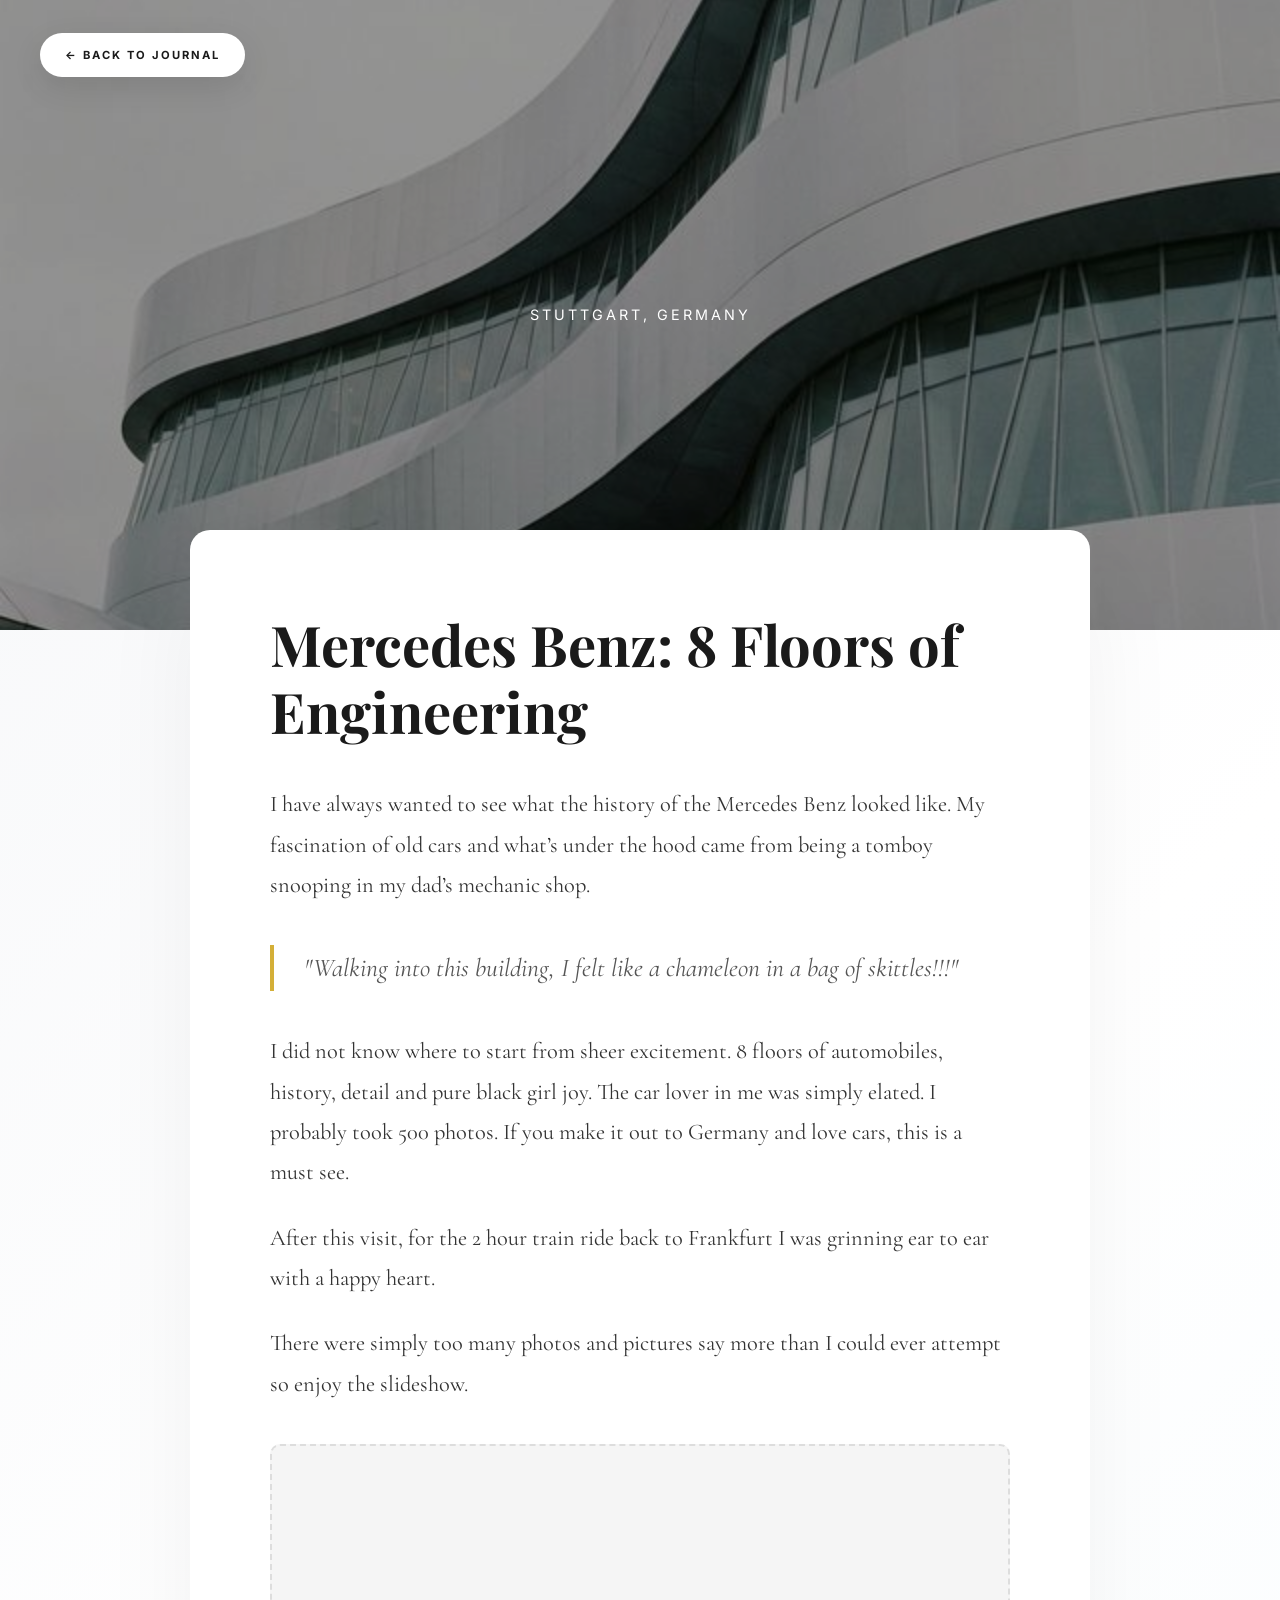
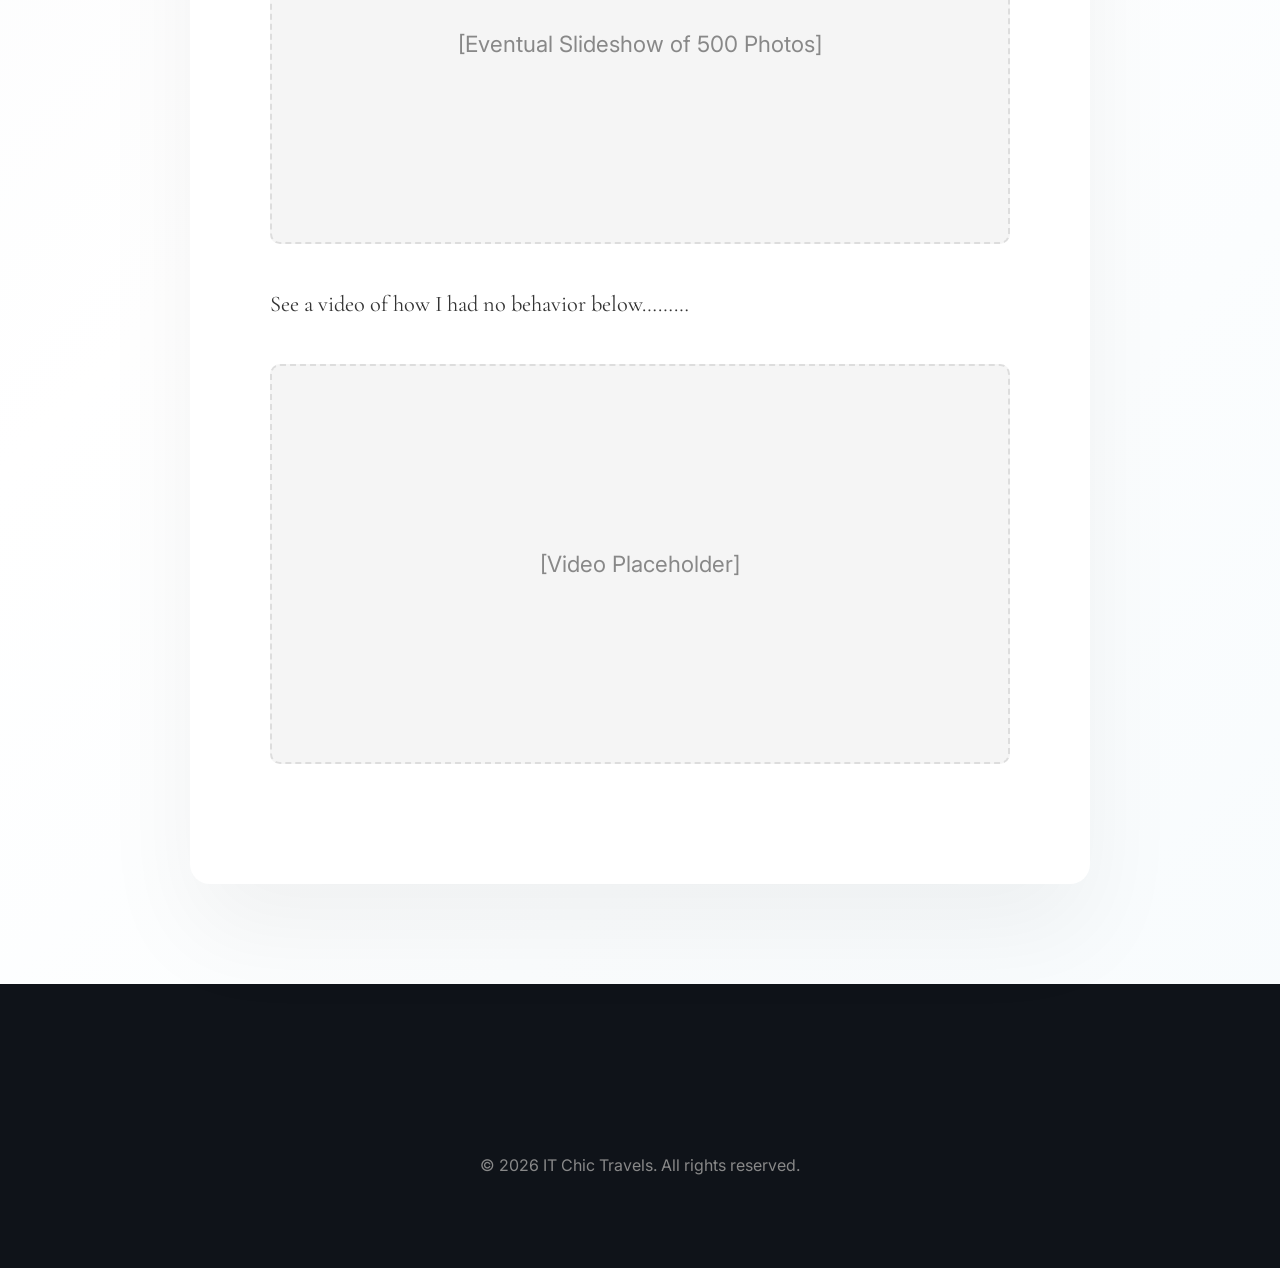
<file: blog-mercedes-benz.html>
<!DOCTYPE html>
<html lang="en">

<head>
    <meta charset="UTF-8">
    <meta name="viewport" content="width=device-width, initial-scale=1.0">
    <title>Mercedes Benz: 8 Floors of Engineering | IT Chic Travels Journal</title>
    <meta name="description"
        content="A deep dive into automotive history at the Mercedes Benz museum in Stuttgart. 8 floors of engineering excellence and pure joy.">

    <!-- Fonts -->
    <link rel="preconnect" href="https://fonts.googleapis.com">
    <link rel="preconnect" href="https://fonts.gstatic.com" crossorigin>
    <link
        href="https://fonts.googleapis.com/css2?family=Playfair+Display:ital,wght@0,400..900;1,400..900&family=Inter:wght@100..900&family=Cormorant+Garamond:ital,wght@0,300..700;1,300..700&display=swap"
        rel="stylesheet">

    <!-- Styles -->
    <link rel="stylesheet" href="css/style.css">
    <style>
        .article-hero {
            height: 70vh;
            position: relative;
            overflow: hidden;
            display: flex;
            align-items: center;
            justify-content: center;
            text-align: center;
            color: white;
        }

        .article-hero img {
            position: absolute;
            top: 0;
            left: 0;
            width: 100%;
            height: 100%;
            object-fit: cover;
            filter: brightness(0.6);
            z-index: -1;
        }

        .article-container {
            max-width: 900px;
            margin: -100px auto 100px;
            padding: 80px;
            background: white;
            position: relative;
            z-index: 10;
            box-shadow: 0 50px 100px rgba(0, 0, 0, 0.05);
            border-radius: 20px;
        }

        .article-content {
            font-family: 'Cormorant Garamond', serif;
            font-size: 1.4rem;
            line-height: 1.8;
            color: #333;
        }

        .article-content h1 {
            font-family: 'Playfair Display', serif;
            font-size: 3.5rem;
            margin-bottom: 40px;
            color: #1A1A1A;
            line-height: 1.2;
        }

        .article-content p {
            margin-bottom: 25px;
        }

        .quote-block {
            border-left: 4px solid #D4AF37;
            padding-left: 30px;
            font-style: italic;
            font-size: 1.6rem;
            color: #555;
            margin: 40px 0;
        }

        .back-nav {
            position: fixed;
            top: 40px;
            left: 40px;
            z-index: 100;
        }

        .btn-back {
            background: white;
            padding: 15px 25px;
            border-radius: 50px;
            text-decoration: none;
            color: #1A1A1A;
            font-weight: 700;
            text-transform: uppercase;
            font-size: 0.7rem;
            letter-spacing: 2px;
            box-shadow: 0 10px 30px rgba(0, 0, 0, 0.1);
            transition: 0.3s;
        }

        .btn-back:hover {
            transform: translateX(-5px);
            background: #1A1A1A;
            color: white;
        }

        .media-placeholder {
            background: #f5f5f5;
            height: 400px;
            display: flex;
            align-items: center;
            justify-content: center;
            border-radius: 10px;
            margin: 40px 0;
            color: #888;
            font-family: 'Inter', sans-serif;
            border: 2px dashed #ddd;
        }

        @media (max-width: 768px) {
            .article-container {
                padding: 40px 20px;
                margin-top: -50px;
            }

            .article-content h1 {
                font-size: 2.5rem;
            }

            .back-nav {
                top: 20px;
                left: 20px;
            }
        }
    </style>
</head>

<body>

    <div class="back-nav">
        <a href="index.html#blog" class="btn-back">← Back to Journal</a>
    </div>

    <section class="article-hero">
        <img src="assets/images/stuttgart.png" alt="Mercedes Benz Museum Architecture">
        <div class="container">
            <span class="eyebrow"
                style="color: white; border-color: rgba(255,255,255,0.3); text-transform: uppercase; letter-spacing: 3px; font-family: 'Inter', sans-serif; font-size: 0.9rem;">Stuttgart,
                Germany</span>
        </div>
    </section>

    <article class="article-container">
        <div class="article-content">
            <h1>Mercedes Benz: 8 Floors of Engineering</h1>

            <p>I have always wanted to see what the history of the Mercedes Benz looked like. My fascination of old cars
                and what’s under the hood came from being a tomboy snooping in my dad’s mechanic shop.</p>

            <div class="quote-block">
                "Walking into this building, I felt like a chameleon in a bag of skittles!!!"
            </div>

            <p>I did not know where to start from sheer excitement. 8 floors of automobiles, history, detail and pure
                black girl joy. The car lover in me was simply elated. I probably took 500 photos. If you make it out to
                Germany and love cars, this is a must see.</p>

            <p>After this visit, for the 2 hour train ride back to Frankfurt I was grinning ear to ear with a happy
                heart.</p>

            <p>There were simply too many photos and pictures say more than I could ever attempt so enjoy the slideshow.
            </p>

            <div class="media-placeholder">
                [Eventual Slideshow of 500 Photos]
            </div>

            <p>See a video of how I had no behavior below………</p>

            <div class="media-placeholder">
                [Video Placeholder]
            </div>

        </div>
    </article>

    <footer class="footer">
        <div class="container" style="text-align: center; padding: 40px 0;">
            <p style="font-family: 'Inter', sans-serif; color: #888;">&copy; 2026 IT Chic Travels. All rights reserved.
            </p>
        </div>
    </footer>

    <script src="https://cdnjs.cloudflare.com/ajax/libs/gsap/3.12.5/gsap.min.js"></script>
    <script>
        gsap.from('.article-hero img', {
            scale: 1.1,
            duration: 2,
            ease: 'power2.out'
        });
        gsap.from('.article-container', {
            y: 100,
            opacity: 0,
            duration: 1.5,
            ease: 'power4.out',
            delay: 0.3
        });
    </script>
</body>

</html>
</file>
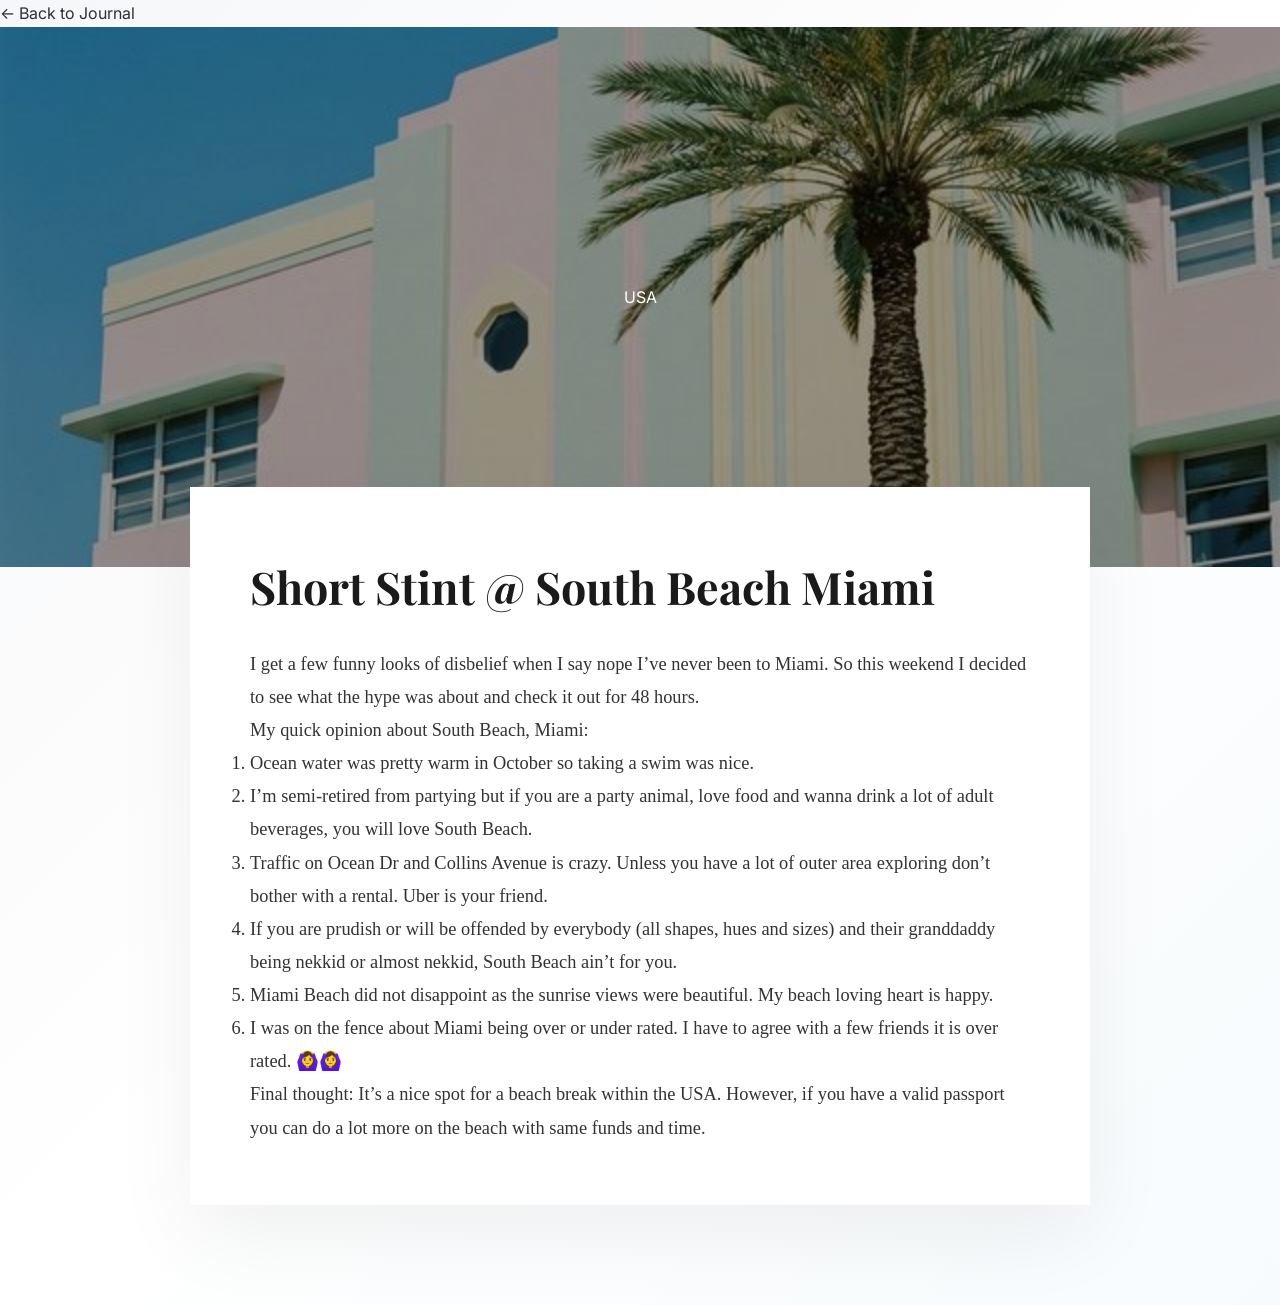
<file: blog-miami.html>
<!DOCTYPE html>
<html lang="en">

<head>
    <meta charset="UTF-8">
    <meta name="viewport" content="width=device-width, initial-scale=1.0">
    <title>Short Stint @ South Beach Miami | IT Chic Travels Journal</title>
    <meta name="description" content="Short stay impressions from South Beach, Miami.">

    <!-- Fonts -->
    <link rel="preconnect" href="https://fonts.googleapis.com">
    <link rel="preconnect" href="https://fonts.gstatic.com" crossorigin>
    <link href="https://fonts.googleapis.com/css2?family=Playfair+Display:wght@400;600&family=Inter:wght@300;400;600&display=swap" rel="stylesheet">

    <!-- Styles -->
    <link rel="stylesheet" href="css/style.css">
    <style>
        .article-hero {
            height: 60vh;
            position: relative;
            overflow: hidden;
            display: flex;
            align-items: center;
            justify-content: center;
            text-align: center;
            color: white;
        }

        .article-hero img {
            position: absolute;
            top: 0;
            left: 0;
            width: 100%;
            height: 100%;
            object-fit: cover;
            filter: brightness(0.6);
            z-index: -1;
        }

        .article-container {
            max-width: 900px;
            margin: -80px auto 100px;
            padding: 60px;
            background: white;
            position: relative;
            z-index: 10;
            box-shadow: 0 30px 80px rgba(0, 0, 0, 0.06);
        }

        .article-content {
            font-family: 'Cormorant Garamond', serif;
            font-size: 1.15rem;
            line-height: 1.8;
            color: #333;
        }

        .article-content h1 {
            font-family: 'Playfair Display', serif;
            font-size: 2.8rem;
            margin-bottom: 20px;
            color: #1A1A1A;
        }

        @media (max-width: 768px) {
            .article-container { padding: 30px 20px; margin-top: 0; }
            .article-content h1 { font-size: 2rem; }
        }
    </style>
</head>

<body>

    <div class="back-nav">
        <a href="index.html#blog" class="btn-back">← Back to Journal</a>
    </div>

    <section class="article-hero">
        <img src="assets/images/miami.png" alt="South Beach Miami">
        <div class="container">
            <span class="eyebrow" style="color: white; border-color: rgba(255,255,255,0.3)">USA</span>
        </div>
    </section>

    <article class="article-container">
        <div class="article-content">
            <h1>Short Stint @ South Beach Miami</h1>

            <p>I get a few funny looks of disbelief when I say nope I’ve never been to Miami. So this weekend I decided to see what the hype was about and check it out for 48 hours.</p>

            <p>My quick opinion about South Beach, Miami:</p>

            <ol>
                <li>Ocean water was pretty warm in October so taking a swim was nice.</li>
                <li>I’m semi-retired from partying but if you are a party animal, love food and wanna drink a lot of adult beverages, you will love South Beach.</li>
                <li>Traffic on Ocean Dr and Collins Avenue is crazy. Unless you have a lot of outer area exploring don’t bother with a rental. Uber is your friend.</li>
                <li>If you are prudish or will be offended by everybody (all shapes, hues and sizes) and their granddaddy being nekkid or almost nekkid, South Beach ain’t for you.</li>
                <li>Miami Beach did not disappoint as the sunrise views were beautiful. My beach loving heart is happy.</li>
                <li>I was on the fence about Miami being over or under rated. I have to agree with a few friends it is over rated. 🙆‍♀️🙆‍♀️</li>
            </ol>

            <p>Final thought: It’s a nice spot for a beach break within the USA. However, if you have a valid passport you can do a lot more on the beach with same funds and time.</p>

        </div>
    </article>

</body>

</html>
</file>
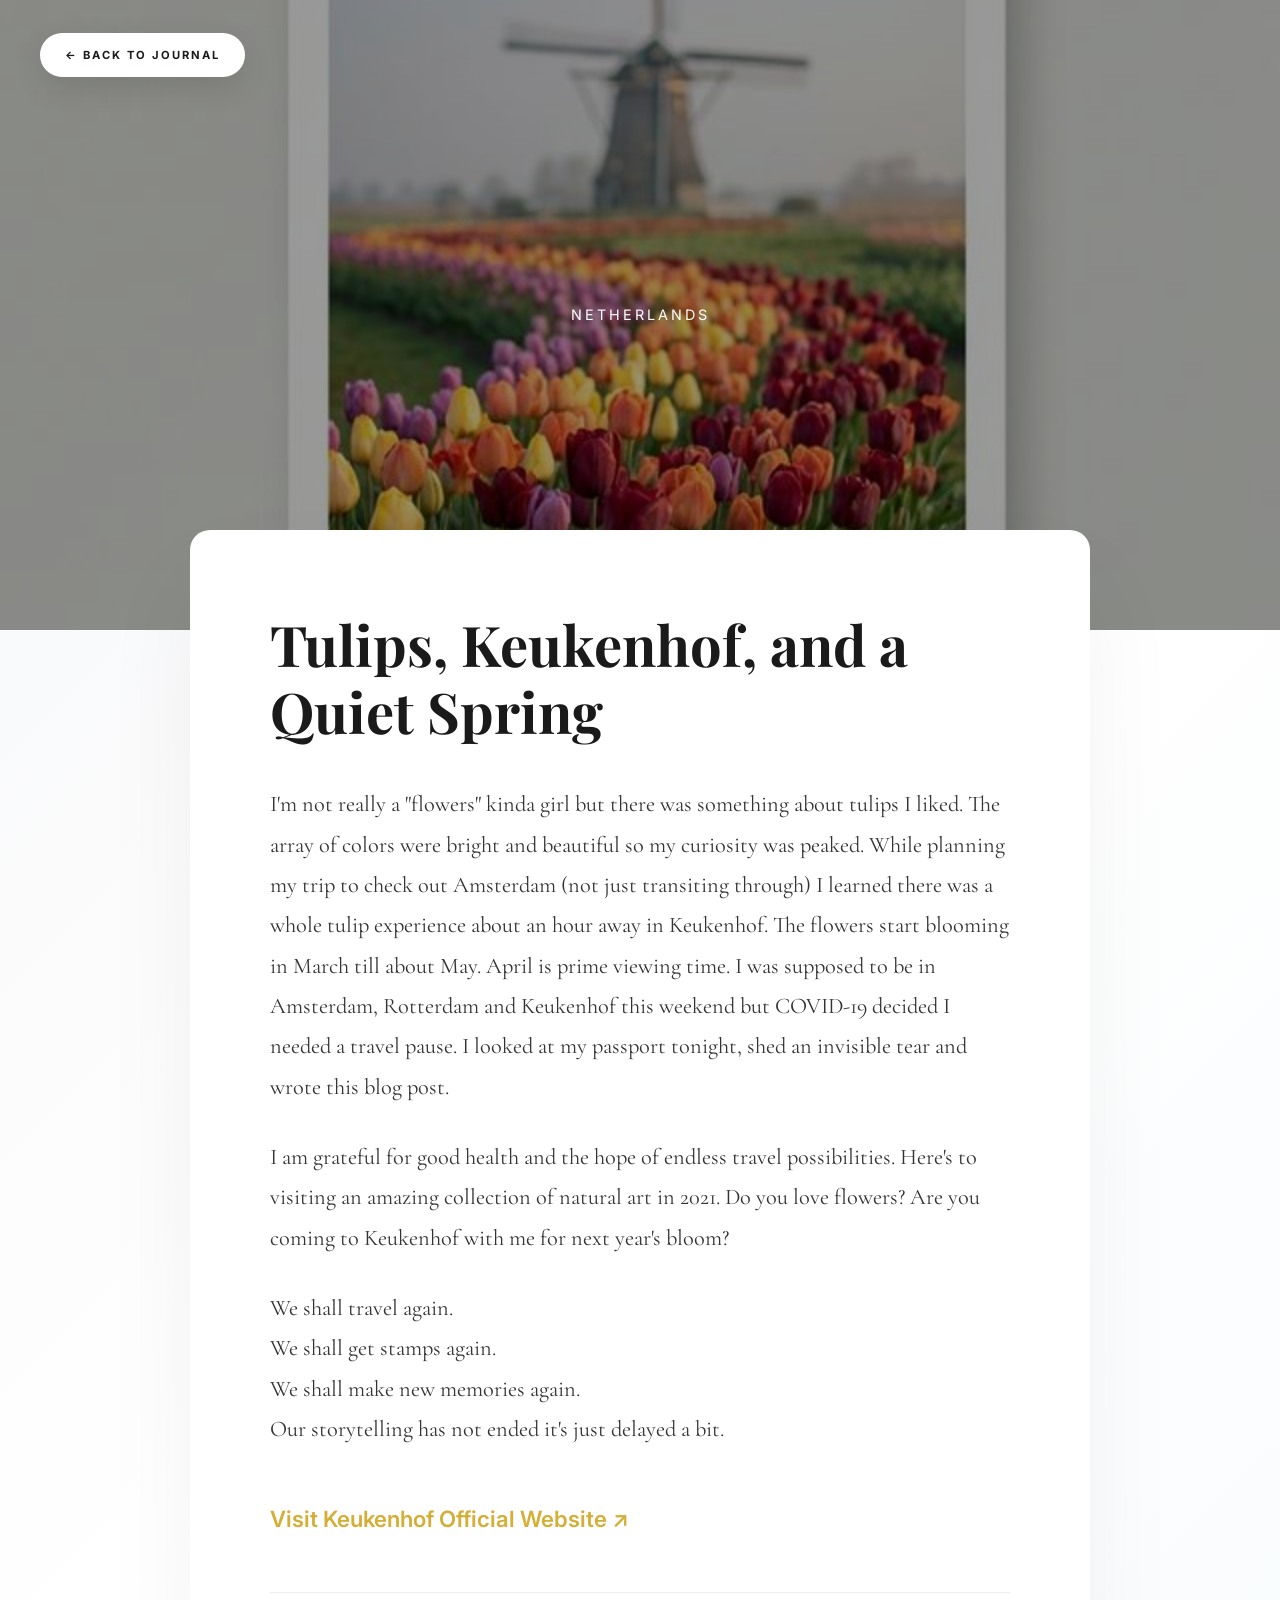
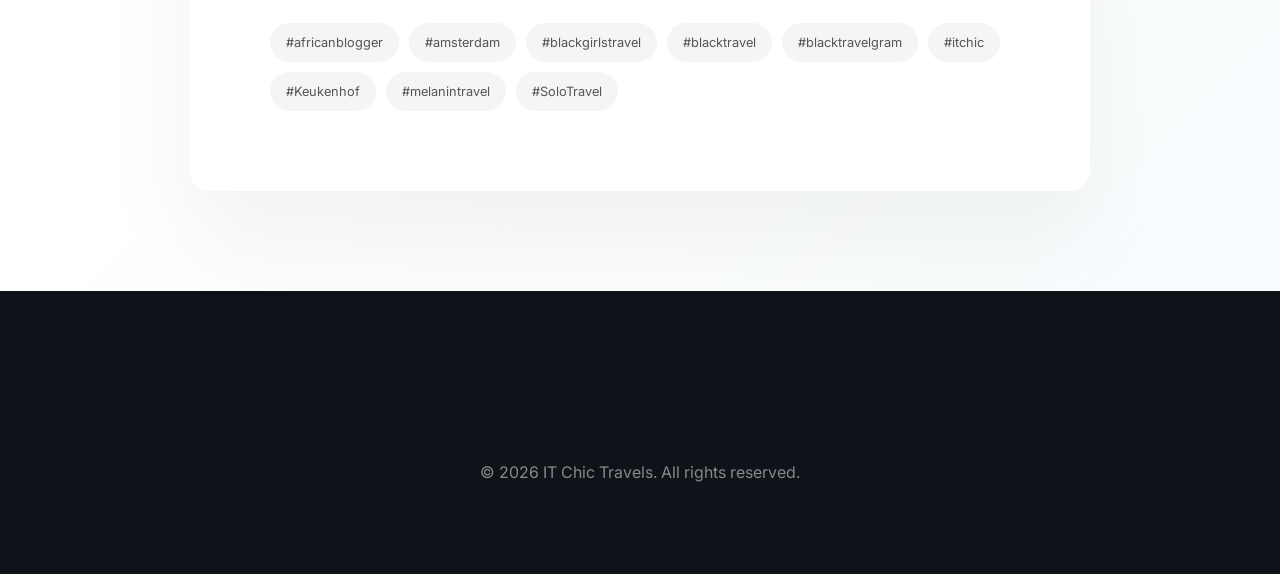
<file: blog-tulips-keukenhof.html>
<!DOCTYPE html>
<html lang="en">

<head>
    <meta charset="UTF-8">
    <meta name="viewport" content="width=device-width, initial-scale=1.0">
    <title>Tulips, Keukenhof, and a Quiet Spring | IT Chic Travels Journal</title>
    <meta name="description"
        content="A personal journey of planning a trip to Keukenhof for the tulip bloom, interrupted by COVID-19, but filled with hope for future travels.">

    <!-- Fonts -->
    <link rel="preconnect" href="https://fonts.googleapis.com">
    <link rel="preconnect" href="https://fonts.gstatic.com" crossorigin>
    <link
        href="https://fonts.googleapis.com/css2?family=Playfair+Display:ital,wght@0,400..900;1,400..900&family=Inter:wght@100..900&family=Cormorant+Garamond:ital,wght@0,300..700;1,300..700&display=swap"
        rel="stylesheet">

    <!-- Styles -->
    <link rel="stylesheet" href="css/style.css">
    <style>
        .article-hero {
            height: 70vh;
            position: relative;
            overflow: hidden;
            display: flex;
            align-items: center;
            justify-content: center;
            text-align: center;
            color: white;
        }

        .article-hero img {
            position: absolute;
            top: 0;
            left: 0;
            width: 100%;
            height: 100%;
            object-fit: cover;
            filter: brightness(0.6);
            z-index: -1;
        }

        .article-container {
            max-width: 900px;
            margin: -100px auto 100px;
            padding: 80px;
            background: white;
            position: relative;
            z-index: 10;
            box-shadow: 0 50px 100px rgba(0, 0, 0, 0.05);
            border-radius: 20px;
        }

        .article-content {
            font-family: 'Cormorant Garamond', serif;
            font-size: 1.4rem;
            line-height: 1.8;
            color: #333;
        }

        .article-content h1 {
            font-family: 'Playfair Display', serif;
            font-size: 3.5rem;
            margin-bottom: 40px;
            color: #1A1A1A;
            line-height: 1.2;
        }

        .article-content p {
            margin-bottom: 30px;
        }

        .back-nav {
            position: fixed;
            top: 40px;
            left: 40px;
            z-index: 100;
        }

        .btn-back {
            background: white;
            padding: 15px 25px;
            border-radius: 50px;
            text-decoration: none;
            color: #1A1A1A;
            font-weight: 700;
            text-transform: uppercase;
            font-size: 0.7rem;
            letter-spacing: 2px;
            box-shadow: 0 10px 30px rgba(0, 0, 0, 0.1);
            transition: 0.3s;
        }

        .btn-back:hover {
            transform: translateX(-5px);
            background: #1A1A1A;
            color: white;
        }

        .blog-tags {
            margin-top: 50px;
            padding-top: 30px;
            border-top: 1px solid #EEE;
            display: flex;
            flex-wrap: wrap;
            gap: 10px;
        }

        .tag {
            background: #f5f5f5;
            padding: 8px 16px;
            border-radius: 20px;
            font-family: 'Inter', sans-serif;
            font-size: 0.8rem;
            color: #555;
            transition: 0.3s;
        }

        .tag:hover {
            background: #1A1A1A;
            color: white;
        }

        .external-link {
            display: inline-block;
            margin-top: 20px;
            font-family: 'Inter', sans-serif;
            font-weight: 600;
            color: #D4AF37;
            text-decoration: none;
            border-bottom: 2px solid transparent;
            transition: 0.3s;
        }

        .external-link:hover {
            border-bottom-color: #D4AF37;
        }

        @media (max-width: 768px) {
            .article-container {
                padding: 40px 20px;
                margin-top: -50px;
            }

            .article-content h1 {
                font-size: 2.5rem;
            }

            .back-nav {
                top: 20px;
                left: 20px;
            }
        }
    </style>
</head>

<body>

    <div class="back-nav">
        <a href="index.html#blog" class="btn-back">← Back to Journal</a>
    </div>

    <section class="article-hero">
        <img src="assets/images/amsterdam_tulips.png" alt="Keukenhof Tulips">
        <div class="container">
            <span class="eyebrow"
                style="color: white; border-color: rgba(255,255,255,0.3); text-transform: uppercase; letter-spacing: 3px; font-family: 'Inter', sans-serif; font-size: 0.9rem;">Netherlands</span>
        </div>
    </section>

    <article class="article-container">
        <div class="article-content">
            <h1>Tulips, Keukenhof, and a Quiet Spring</h1>

            <p>I'm not really a "flowers" kinda girl but there was something about tulips I liked. The array of colors
                were bright and beautiful so my curiosity was peaked. While planning my trip to check out Amsterdam (not
                just transiting through) I learned there was a whole tulip experience about an hour away in Keukenhof.
                The flowers start blooming in March till about May. April is prime viewing time. I was supposed to be in
                Amsterdam, Rotterdam and Keukenhof this weekend but COVID-19 decided I needed a travel pause. I looked
                at my passport tonight, shed an invisible tear and wrote this blog post.</p>

            <p>I am grateful for good health and the hope of endless travel possibilities. Here's to visiting an amazing
                collection of natural art in 2021. Do you love flowers? Are you coming to Keukenhof with me for next
                year's bloom?</p>

            <p>We shall travel again.<br>
                We shall get stamps again.<br>
                We shall make new memories again.<br>
                Our storytelling has not ended it's just delayed a bit.</p>

            <a href="https://keukenhof.nl/nl/" class="external-link" target="_blank">Visit Keukenhof Official Website
                ↗</a>

            <div class="blog-tags">
                <span class="tag">#africanblogger</span>
                <span class="tag">#amsterdam</span>
                <span class="tag">#blackgirlstravel</span>
                <span class="tag">#blacktravel</span>
                <span class="tag">#blacktravelgram</span>
                <span class="tag">#itchic</span>
                <span class="tag">#Keukenhof</span>
                <span class="tag">#melanintravel</span>
                <span class="tag">#SoloTravel</span>
            </div>
        </div>
    </article>

    <footer class="footer">
        <div class="container" style="text-align: center; padding: 40px 0;">
            <p style="font-family: 'Inter', sans-serif; color: #888;">&copy; 2026 IT Chic Travels. All rights reserved.
            </p>
        </div>
    </footer>

    <script src="https://cdnjs.cloudflare.com/ajax/libs/gsap/3.12.5/gsap.min.js"></script>
    <script>
        gsap.from('.article-container', {
            y: 100,
            opacity: 0,
            duration: 1.5,
            ease: 'power4.out'
        });
    </script>
</body>

</html>
</file>
<file: css/style.css>
/* ============================================
   IT CHIC TRAVELS V2.0 - PREMIUM DESIGN SYSTEM
   2026 Luxury Travel Experience
   ============================================ */

/* ============================================
   CSS CUSTOM PROPERTIES (Design Tokens)
   ============================================ */
:root {
    /* Color Palette - Luxury & Sophisticated */
    --color-primary: hsl(200, 85%, 45%);
    --color-primary-light: hsl(200, 85%, 55%);
    --color-primary-dark: hsl(200, 85%, 35%);

    --color-accent: hsl(12, 85%, 62%);
    --color-accent-light: hsl(12, 85%, 72%);
    --color-accent-dark: hsl(12, 85%, 52%);

    --color-neutral-100: hsl(0, 0%, 100%);
    --color-neutral-200: hsl(220, 20%, 97%);
    --color-neutral-300: hsl(220, 15%, 90%);
    --color-neutral-400: hsl(220, 10%, 70%);
    --color-neutral-500: hsl(220, 8%, 50%);
    --color-neutral-600: hsl(220, 10%, 30%);
    --color-neutral-700: hsl(220, 15%, 20%);
    --color-neutral-800: hsl(220, 20%, 12%);
    --color-neutral-900: hsl(220, 25%, 8%);

    /* Glassmorphism */
    --glass-bg: rgba(255, 255, 255, 0.08);
    --glass-bg-light: rgba(255, 255, 255, 0.12);
    --glass-bg-heavy: rgba(255, 255, 255, 0.18);
    --glass-border: rgba(255, 255, 255, 0.18);
    --glass-shadow: 0 8px 32px 0 rgba(31, 38, 135, 0.15);
    --glass-shadow-hover: 0 12px 48px 0 rgba(31, 38, 135, 0.25);

    /* Typography */
    --font-display: 'Playfair Display', serif;
    --font-heading: 'Cormorant Garamond', serif;
    --font-body: 'Inter', sans-serif;

    --font-size-xs: 0.75rem;
    --font-size-sm: 0.875rem;
    --font-size-base: 1rem;
    --font-size-lg: 1.125rem;
    --font-size-xl: 1.25rem;
    --font-size-2xl: 1.5rem;
    --font-size-3xl: 1.875rem;
    --font-size-4xl: 2.25rem;
    --font-size-5xl: 3rem;
    --font-size-6xl: 3.75rem;
    --font-size-7xl: 4.5rem;
    --font-size-8xl: 6rem;

    /* Spacing */
    --space-xs: 0.5rem;
    --space-sm: 1rem;
    --space-md: 1.5rem;
    --space-lg: 2rem;
    --space-xl: 3rem;
    --space-2xl: 4rem;
    --space-3xl: 6rem;
    --space-4xl: 8rem;

    /* Border Radius */
    --radius-sm: 0.5rem;
    --radius-md: 1rem;
    --radius-lg: 1.5rem;
    --radius-xl: 2rem;
    --radius-full: 9999px;

    /* Transitions */
    --transition-fast: 150ms cubic-bezier(0.4, 0, 0.2, 1);
    --transition-base: 300ms cubic-bezier(0.4, 0, 0.2, 1);
    --transition-slow: 500ms cubic-bezier(0.4, 0, 0.2, 1);
    --transition-bounce: 600ms cubic-bezier(0.68, -0.55, 0.265, 1.55);

    /* Z-index layers */
    --z-base: 1;
    --z-dropdown: 100;
    --z-sticky: 200;
    --z-fixed: 300;
    --z-modal: 400;
    --z-popover: 500;
    --z-tooltip: 600;
}

/* ============================================
   RESET & BASE STYLES
   ============================================ */
*,
*::before,
*::after {
    margin: 0;
    padding: 0;
    box-sizing: border-box;
}

html {
    scroll-behavior: smooth;
    overflow-x: hidden;
}

body {
    font-family: var(--font-body);
    font-size: var(--font-size-base);
    line-height: 1.7;
    color: var(--color-neutral-700);
    background: linear-gradient(135deg,
            var(--color-neutral-200) 0%,
            var(--color-neutral-100) 50%,
            hsl(200, 60%, 98%) 100%);
    overflow-x: hidden;
    -webkit-font-smoothing: antialiased;
    -moz-osx-font-smoothing: grayscale;
}

img {
    max-width: 100%;
    height: auto;
    display: block;
}

a {
    text-decoration: none;
    color: inherit;
    transition: all var(--transition-base);
}

ul {
    list-style: none;
}

button {
    border: none;
    background: none;
    cursor: pointer;
    font-family: inherit;
}

/* ============================================
   PLACEHOLDER STYLES
   ============================================ */
.hero-video-fallback {
    position: absolute;
    top: 0;
    left: 0;
    width: 100%;
    height: 100%;
    z-index: -1;
}

.hero_video_fallback img {
    width: 100%;
    height: 100%;
    object-fit: cover;
}

.logo-svg-placeholder {
    width: 48px;
    height: 48px;
    color: var(--color-primary);
    transition: transform var(--transition-base);
}

.logo-svg-placeholder:hover {
    transform: rotate(5deg) scale(1.1);
}

.logo-svg-placeholder svg {
    width: 100%;
    height: 100%;
}

/* ============================================
   GLASSMORPHIC NAVIGATION
   ============================================ */
.nav-glass {
    position: fixed;
    top: 0;
    left: 0;
    right: 0;
    z-index: var(--z-sticky);
    padding: var(--space-md) 0;
    background: transparent;
    transition: all var(--transition-base);
}

.nav-glass.scrolled {
    padding: var(--space-sm) 0;
    background: var(--glass-bg-heavy);
    backdrop-filter: blur(20px) saturate(180%);
    -webkit-backdrop-filter: blur(20px) saturate(180%);
    border-bottom: 1px solid var(--glass-border);
    box-shadow: var(--glass-shadow);
}

.nav-container {
    max-width: 1400px;
    margin: 0 auto;
    padding: 0 var(--space-lg);
    display: flex;
    align-items: center;
    justify-content: space-between;
    gap: var(--space-lg);
}

.logo-container {
    display: flex;
    align-items: center;
    gap: var(--space-sm);
}

.logo {
    width: 48px;
    height: 48px;
    transition: transform var(--transition-base);
}

.nav-glass.scrolled .logo {
    width: 40px;
    height: 40px;
}

.logo:hover {
    transform: rotate(5deg) scale(1.05);
}

.logo-text {
    font-family: var(--font-display);
    font-size: var(--font-size-xl);
    font-weight: 600;
    letter-spacing: 0.05em;
    color: var(--color-neutral-100);
    transition: all var(--transition-base);
}

.nav-glass.scrolled .logo-text {
    font-size: var(--font-size-lg);
    color: var(--color-neutral-800);
}

.nav-links {
    display: flex;
    align-items: center;
    gap: var(--space-lg);
}

.nav-link {
    font-size: var(--font-size-sm);
    font-weight: 500;
    letter-spacing: 0.03em;
    text-transform: uppercase;
    color: var(--color-neutral-100);
    position: relative;
    padding: var(--space-xs) 0;
    transition: color var(--transition-base);
}

.nav-glass.scrolled .nav-link {
    color: var(--color-neutral-700);
}

.nav-link::after {
    content: '';
    position: absolute;
    bottom: 0;
    left: 50%;
    transform: translateX(-50%) scaleX(0);
    width: 100%;
    height: 2px;
    background: linear-gradient(90deg, var(--color-primary), var(--color-accent));
    border-radius: var(--radius-full);
    transition: transform var(--transition-base);
}

.nav-link:hover {
    color: var(--color-primary);
}

.nav-link:hover::after {
    transform: translateX(-50%) scaleX(1);
}

.mobile-menu-toggle {
    display: none;
    flex-direction: column;
    gap: 6px;
    padding: var(--space-xs);
}

.mobile-menu-toggle span {
    width: 28px;
    height: 3px;
    background: var(--color-neutral-700);
    border-radius: var(--radius-full);
    transition: all var(--transition-base);
}

/* ============================================
   CTA BUTTONS WITH LIQUID MOTION
   ============================================ */
.cta-button {
    position: relative;
    display: inline-flex;
    align-items: center;
    gap: var(--space-xs);
    padding: var(--space-md) var(--space-xl);
    font-family: var(--font-body);
    font-size: var(--font-size-sm);
    font-weight: 600;
    letter-spacing: 0.05em;
    text-transform: uppercase;
    border-radius: var(--radius-full);
    overflow: hidden;
    transition: all var(--transition-base);
    z-index: 1;
}

.cta-button .btn-text {
    position: relative;
    z-index: 2;
    transition: transform var(--transition-base);
}

.cta-button .btn-icon {
    position: relative;
    z-index: 2;
    font-size: var(--font-size-lg);
    transition: transform var(--transition-bounce);
}

.cta-button:hover .btn-icon {
    transform: translateX(4px) rotate(10deg);
}

/* Primary CTA */
.cta-primary {
    background: rgba(0, 0, 0, 0.25);
    backdrop-filter: blur(10px);
    color: var(--color-neutral-100);
    border: 1px solid rgba(255, 255, 255, 0.2);
}

.cta-primary:hover {
    background: var(--color-primary);
    color: var(--color-neutral-100);
    border-color: var(--color-primary);
    box-shadow: var(--glass-shadow-hover);
    transform: translateY(-2px);
}

/* Liquid Motion Effect */
.cta-liquid {
    background: linear-gradient(135deg, var(--color-primary), var(--color-primary-light));
    color: var(--color-neutral-100);
    border: none;
}

.cta-liquid .liquid-bg {
    position: absolute;
    top: 50%;
    left: 50%;
    width: 0;
    height: 0;
    background: linear-gradient(135deg, var(--color-accent), var(--color-accent-light));
    border-radius: 50%;
    transform: translate(-50%, -50%);
    transition: width 600ms cubic-bezier(0.25, 0.46, 0.45, 0.94),
        height 600ms cubic-bezier(0.25, 0.46, 0.45, 0.94);
    z-index: 0;
}

.cta-liquid:hover .liquid-bg {
    width: 400px;
    height: 400px;
}

.cta-liquid:hover {
    transform: translateY(-3px);
    box-shadow: 0 12px 40px rgba(0, 0, 0, 0.2);
}

/* Liquid Outline */
.cta-liquid-outline {
    background: transparent;
    color: var(--color-neutral-100);
    border: 2px solid var(--color-neutral-100);
}

.cta-liquid-outline .liquid-bg {
    position: absolute;
    top: 50%;
    left: 50%;
    width: 0;
    height: 0;
    background: var(--color-neutral-100);
    border-radius: 50%;
    transform: translate(-50%, -50%);
    transition: width 600ms cubic-bezier(0.25, 0.46, 0.45, 0.94),
        height 600ms cubic-bezier(0.25, 0.46, 0.45, 0.94);
    z-index: 0;
}

.cta-liquid-outline:hover .liquid-bg {
    width: 400px;
    height: 400px;
}

.cta-liquid-outline:hover .btn-text {
    color: var(--color-primary);
}

/* Button Sizes */
.cta-small {
    padding: var(--space-sm) var(--space-lg);
    font-size: var(--font-size-xs);
}

.cta-large {
    padding: var(--space-lg) var(--space-2xl);
    font-size: var(--font-size-base);
}

/* ============================================
   HERO SECTION WITH CINEMATIC VIDEO
   ============================================ */
.hero-section {
    position: relative;
    min-height: 100vh;
    display: flex;
    align-items: center;
    justify-content: center;
    overflow: hidden;
}

.video-background {
    position: absolute;
    top: 0;
    left: 0;
    width: 100%;
    height: 100%;
    z-index: 0;
}

.video-background video {
    width: 100%;
    height: 100%;
    object-fit: cover;
}

.video-overlay {
    position: absolute;
    top: 0;
    left: 0;
    width: 100%;
    height: 100%;
    background: linear-gradient(135deg,
            rgba(0, 0, 0, 0.5) 0%,
            rgba(0, 0, 0, 0.3) 50%,
            rgba(0, 0, 0, 0.5) 100%);
}

.hero-content {
    position: relative;
    z-index: 1;
    max-width: 1400px;
    margin: 0 auto;
    padding: var(--space-3xl) var(--space-lg);
    text-align: center;
}

.hero-text-container {
    max-width: 900px;
    margin: 0 auto;
}

/* Kinetic Typography */
.kinetic-text {
    font-family: var(--font-display);
    font-size: clamp(var(--font-size-5xl), 8vw, var(--font-size-8xl));
    font-weight: 700;
    line-height: 1.1;
    color: var(--color-neutral-100);
    margin-bottom: var(--space-lg);
    display: flex;
    flex-direction: column;
    gap: var(--space-sm);
}

.kinetic-text .text-line {
    display: inline-block;
    position: relative;
}

.kinetic-text .emphasis {
    background: linear-gradient(135deg,
            var(--color-neutral-100) 0%,
            var(--color-primary-light) 50%,
            var(--color-accent-light) 100%);
    background-size: 200% 200%;
    -webkit-background-clip: text;
    background-clip: text;
    -webkit-text-fill-color: transparent;
    animation: shimmer 4s ease-in-out infinite;
}

@keyframes shimmer {

    0%,
    100% {
        background-position: 0% 50%;
    }

    50% {
        background-position: 100% 50%;
    }
}

.hero-subtitle {
    display: inline-block;
    padding: var(--space-sm) var(--space-xl);
    margin-bottom: var(--space-lg);
    font-family: var(--font-heading);
    font-size: var(--font-size-xl);
    font-weight: 400;
    letter-spacing: 0.1em;
    color: var(--color-neutral-100);
    background: var(--glass-bg-heavy);
    backdrop-filter: blur(10px);
    border: 1px solid var(--glass-border);
    border-radius: var(--radius-full);
}

.hero-description {
    font-size: var(--font-size-lg);
    line-height: 1.8;
    color: var(--color-neutral-200);
    margin-bottom: var(--space-2xl);
    max-width: 700px;
    margin-left: auto;
    margin-right: auto;
}

.hero-cta-group {
    display: flex;
    align-items: center;
    justify-content: center;
    gap: var(--space-lg);
    flex-wrap: wrap;
}

/* Scroll Indicator */
.scroll-indicator {
    position: absolute;
    bottom: var(--space-2xl);
    left: 50%;
    transform: translateX(-50%);
    display: flex;
    flex-direction: column;
    align-items: center;
    gap: var(--space-sm);
    color: var(--color-neutral-100);
    opacity: 0.8;
}

.scroll-text {
    font-size: var(--font-size-xs);
    letter-spacing: 0.1em;
    text-transform: uppercase;
}

.scroll-line {
    width: 2px;
    height: 40px;
    background: linear-gradient(to bottom,
            var(--color-neutral-100),
            transparent);
    animation: scrollPulse 2s ease-in-out infinite;
}

@keyframes scrollPulse {

    0%,
    100% {
        opacity: 0.3;
        transform: translateY(0);
    }

    50% {
        opacity: 1;
        transform: translateY(10px);
    }
}

/* ============================================
   SECTION STYLES
   ============================================ */
.section-container {
    max-width: 1400px;
    margin: 0 auto;
    padding: var(--space-4xl) var(--space-lg);
}

.section-header {
    text-align: center;
    margin-bottom: var(--space-3xl);
}

.section-label {
    display: inline-block;
    padding: var(--space-xs) var(--space-lg);
    margin-bottom: var(--space-md);
    font-size: var(--font-size-sm);
    font-weight: 600;
    letter-spacing: 0.1em;
    text-transform: uppercase;
    color: var(--color-primary);
    background: var(--glass-bg-light);
    backdrop-filter: blur(10px);
    border: 1px solid var(--glass-border);
    border-radius: var(--radius-full);
}

.section-title {
    font-family: var(--font-display);
    font-size: clamp(var(--font-size-3xl), 5vw, var(--font-size-6xl));
    font-weight: 700;
    line-height: 1.2;
    color: var(--color-neutral-800);
    margin-bottom: var(--space-md);
}

.section-description {
    font-size: var(--font-size-lg);
    line-height: 1.8;
    color: var(--color-neutral-600);
    max-width: 700px;
    margin: 0 auto;
}

/* ============================================
   BENTO BOX GRID SYSTEM
   ============================================ */
.bento-grid {
    display: grid;
    gap: var(--space-lg);
    grid-auto-rows: minmax(300px, auto);
}

.services-grid {
    grid-template-columns: repeat(auto-fit, minmax(300px, 1fr));
}

.trips-grid {
    grid-template-columns: repeat(12, 1fr);
}

/* Bento Item Sizes */
.bento-large {
    grid-column: span 2;
    grid-row: span 2;
}

.bento-xlarge {
    grid-column: span 8;
    grid-row: span 2;
}

.bento-medium {
    grid-column: span 4;
    grid-row: span 1;
}

.bento-small {
    grid-column: span 1;
    grid-row: span 1;
}

/* Glass Card Effect */
.glass-card {
    position: relative;
    background: var(--glass-bg);
    backdrop-filter: blur(20px) saturate(180%);
    -webkit-backdrop-filter: blur(20px) saturate(180%);
    border: 1px solid var(--glass-border);
    border-radius: var(--radius-lg);
    overflow: hidden;
    transition: all var(--transition-base);
}

.glass-card:hover {
    background: var(--glass-bg-light);
    border-color: var(--color-primary);
    box-shadow: var(--glass-shadow-hover);
    transform: translateY(-8px);
}

.glass-card-large {
    background: var(--glass-bg-heavy);
    backdrop-filter: blur(30px) saturate(180%);
    padding: var(--space-3xl);
    border-radius: var(--radius-xl);
}

/* Bento Item Structure */
.bento-item {
    display: flex;
    flex-direction: column;
    position: relative;
}

.bento-image {
    position: relative;
    width: 100%;
    height: 100%;
    min-height: 250px;
    overflow: hidden;
    border-radius: var(--radius-md);
}

.bento-image img {
    width: 100%;
    height: 100%;
    object-fit: cover;
    transition: transform var(--transition-slow);
}

.bento-item:hover .bento-image img {
    transform: scale(1.1);
}

.image-overlay {
    position: absolute;
    top: 0;
    left: 0;
    width: 100%;
    height: 100%;
    background: linear-gradient(to bottom,
            transparent 0%,
            rgba(0, 0, 0, 0.3) 50%,
            rgba(0, 0, 0, 0.7) 100%);
    transition: opacity var(--transition-base);
}

.bento-item:hover .image-overlay {
    opacity: 0.8;
}

.bento-content {
    padding: var(--space-lg);
    display: flex;
    flex-direction: column;
    gap: var(--space-md);
    flex: 1;
}

.bento-large .bento-content,
.bento-xlarge .bento-content {
    position: absolute;
    bottom: 0;
    left: 0;
    right: 0;
    color: var(--color-neutral-100);
}

/* Floating 3D Icons */
.floating-icon {
    width: 64px;
    height: 64px;
    padding: var(--space-md);
    background: var(--glass-bg-heavy);
    backdrop-filter: blur(10px);
    border: 1px solid var(--glass-border);
    border-radius: var(--radius-md);
    display: flex;
    align-items: center;
    justify-content: center;
    transition: all var(--transition-bounce);
    animation: float 3s ease-in-out infinite;
}

@keyframes float {

    0%,
    100% {
        transform: translateY(0) rotateY(0deg);
    }

    50% {
        transform: translateY(-10px) rotateY(10deg);
    }
}

.bento-item:hover .floating-icon {
    transform: translateY(-15px) rotateY(15deg) scale(1.1);
    box-shadow: 0 20px 40px rgba(0, 0, 0, 0.2);
}

.icon-3d {
    width: 100%;
    height: 100%;
    color: var(--color-primary);
    filter: drop-shadow(0 4px 8px rgba(0, 0, 0, 0.1));
}

.bento-title {
    font-family: var(--font-heading);
    font-size: var(--font-size-2xl);
    font-weight: 600;
    line-height: 1.3;
    color: var(--color-neutral-800);
}

.bento-large .bento-title,
.bento-xlarge .bento-title {
    font-size: var(--font-size-3xl);
    color: var(--color-neutral-100);
}

.bento-description {
    font-size: var(--font-size-base);
    line-height: 1.7;
    color: var(--color-neutral-600);
}

.bento-large .bento-description,
.bento-xlarge .bento-description {
    color: var(--color-neutral-200);
}

/* Trip-Specific Styles */
.trip-badge {
    position: absolute;
    top: var(--space-md);
    right: var(--space-md);
    padding: var(--space-xs) var(--space-md);
    font-size: var(--font-size-xs);
    font-weight: 600;
    letter-spacing: 0.05em;
    text-transform: uppercase;
    color: var(--color-neutral-100);
    background: var(--color-accent);
    border-radius: var(--radius-full);
    z-index: 2;
}

.trip-meta {
    display: flex;
    align-items: center;
    gap: var(--space-md);
    font-size: var(--font-size-sm);
    color: var(--color-neutral-400);
}

.bento-large .trip-meta,
.bento-xlarge .trip-meta {
    color: var(--color-neutral-300);
}

.trip-date,
.trip-duration {
    display: flex;
    align-items: center;
    gap: var(--space-xs);
}

.trip-details {
    display: flex;
    gap: var(--space-lg);
    margin-top: var(--space-sm);
}

.detail-item {
    display: flex;
    align-items: center;
    gap: var(--space-xs);
    font-size: var(--font-size-sm);
}

.detail-icon {
    font-size: var(--font-size-lg);
}

/* ============================================
   TESTIMONIALS
   ============================================ */
.testimonials-section {
    background: linear-gradient(135deg,
            hsl(200, 60%, 98%) 0%,
            var(--color-neutral-100) 100%);
}

.testimonials-carousel {
    display: grid;
    grid-template-columns: repeat(auto-fit, minmax(320px, 1fr));
    gap: var(--space-xl);
}

.testimonial-card {
    padding: var(--space-xl);
    display: flex;
    flex-direction: column;
    gap: var(--space-lg);
}

.testimonial-stars {
    font-size: var(--font-size-xl);
    color: var(--color-accent);
}

.testimonial-text {
    font-size: var(--font-size-lg);
    line-height: 1.8;
    color: var(--color-neutral-700);
    font-style: italic;
}

.testimonial-author {
    display: flex;
    align-items: center;
    gap: var(--space-md);
    margin-top: auto;
}

.testimonial-author img {
    width: 56px;
    height: 56px;
    border-radius: 50%;
    object-fit: cover;
    border: 2px solid var(--glass-border);
}

.author-info h4 {
    font-size: var(--font-size-base);
    font-weight: 600;
    color: var(--color-neutral-800);
}

.author-info p {
    font-size: var(--font-size-sm);
    color: var(--color-neutral-500);
}

/* ============================================
   NEWSLETTER
   ============================================ */
.newsletter-section {
    padding: var(--space-4xl) var(--space-lg);
    background: linear-gradient(135deg,
            var(--color-primary-dark) 0%,
            var(--color-primary) 50%,
            var(--color-accent) 100%);
}

.newsletter-content {
    max-width: 800px;
    margin: 0 auto;
    text-align: center;
}

.newsletter-title {
    font-family: var(--font-display);
    font-size: var(--font-size-4xl);
    font-weight: 700;
    color: var(--color-neutral-100);
    margin-bottom: var(--space-md);
}

.newsletter-description {
    font-size: var(--font-size-lg);
    line-height: 1.8;
    color: var(--color-neutral-200);
    margin-bottom: var(--space-xl);
}

.newsletter-form {
    display: flex;
    gap: var(--space-md);
    max-width: 600px;
    margin: 0 auto;
}

.newsletter-input {
    flex: 1;
    padding: var(--space-md) var(--space-lg);
    font-size: var(--font-size-base);
    color: var(--color-neutral-800);
    background: var(--glass-bg-heavy);
    backdrop-filter: blur(10px);
    border: 1px solid var(--glass-border);
    border-radius: var(--radius-full);
    outline: none;
    transition: all var(--transition-base);
}

.newsletter-input::placeholder {
    color: var(--color-neutral-500);
}

.newsletter-input:focus {
    background: var(--color-neutral-100);
    border-color: var(--color-neutral-100);
    box-shadow: 0 0 0 4px rgba(255, 255, 255, 0.2);
}

/* ============================================
   FOOTER
   ============================================ */
.footer {
    background: var(--color-neutral-900);
    color: var(--color-neutral-300);
    padding: var(--space-4xl) 0 var(--space-xl);
}

.footer-container {
    max-width: 1400px;
    margin: 0 auto;
    padding: 0 var(--space-lg);
}

.footer-grid {
    display: grid;
    grid-template-columns: repeat(auto-fit, minmax(250px, 1fr));
    gap: var(--space-3xl);
    margin-bottom: var(--space-3xl);
}

.footer-logo {
    width: 48px;
    height: 48px;
    margin-bottom: var(--space-md);
    filter: brightness(0) invert(1);
}

.footer-tagline {
    font-family: var(--font-heading);
    font-size: var(--font-size-base);
    color: var(--color-neutral-400);
    margin-bottom: var(--space-lg);
}

.social-links {
    display: flex;
    gap: var(--space-md);
}

.social-link {
    width: 40px;
    height: 40px;
    display: flex;
    align-items: center;
    justify-content: center;
    background: var(--glass-bg);
    border: 1px solid rgba(255, 255, 255, 0.1);
    border-radius: 50%;
    transition: all var(--transition-base);
}

.social-link svg {
    width: 20px;
    height: 20px;
    fill: var(--color-neutral-300);
    transition: fill var(--transition-base);
}

.social-link:hover {
    background: var(--color-primary);
    border-color: var(--color-primary);
    transform: translateY(-3px);
}

.social-link:hover svg {
    fill: var(--color-neutral-100);
}

.footer-heading {
    font-size: var(--font-size-lg);
    font-weight: 600;
    color: var(--color-neutral-100);
    margin-bottom: var(--space-lg);
}

.footer-links,
.footer-contact {
    display: flex;
    flex-direction: column;
    gap: var(--space-sm);
}

.footer-links a {
    color: var(--color-neutral-400);
    transition: color var(--transition-base);
}

.footer-links a:hover {
    color: var(--color-primary);
}

.footer-contact li {
    color: var(--color-neutral-400);
}

.footer-bottom {
    padding-top: var(--space-xl);
    border-top: 1px solid rgba(255, 255, 255, 0.1);
    text-align: center;
    color: var(--color-neutral-500);
    font-size: var(--font-size-sm);
}

/* ============================================
   SCROLL ANIMATIONS
   ============================================ */
[data-animate] {
    opacity: 1;
    /* Visible by default for reliability */
    transform: translateY(0);
    transition: opacity 0.8s ease-out, transform 0.8s ease-out;
}

[data-animate].animated {
    opacity: 1;
    transform: translateY(0);
}

/* Staggered delays */
[data-delay="100"].animated {
    transition-delay: 100ms;
}

[data-delay="200"].animated {
    transition-delay: 200ms;
}

[data-delay="300"].animated {
    transition-delay: 300ms;
}

[data-delay="400"].animated {
    transition-delay: 400ms;
}

/* ============================================
   DESTINATIONS
   ============================================ */
.destinations-grid {
    display: grid;
    grid-template-columns: repeat(auto-fit, minmax(300px, 1fr));
    gap: var(--space-xl);
}

.destination-card {
    position: relative;
    height: 450px;
    border-radius: var(--radius-lg);
    overflow: hidden;
}

.destination-card img {
    width: 100%;
    height: 100%;
    object-fit: cover;
    transition: transform var(--transition-slow);
}

.destination-card:hover img {
    transform: scale(1.1);
}

.dest-content {
    position: absolute;
    bottom: 0;
    left: 0;
    right: 0;
    padding: var(--space-xl);
    background: linear-gradient(to top, rgba(0, 0, 0, 0.8), transparent);
    color: var(--color-neutral-100);
}

.dest-content h3 {
    font-family: var(--font-display);
    font-size: var(--font-size-2xl);
    margin-bottom: var(--space-xs);
}

.dest-content p {
    font-size: var(--font-size-sm);
    color: var(--color-neutral-300);
    letter-spacing: 0.1em;
    text-transform: uppercase;
}

/* ============================================
   BLOG
   ============================================ */
.blog-grid {
    display: grid;
    grid-template-columns: repeat(auto-fill, minmax(320px, 1fr));
    gap: var(--space-2xl);
}

.blog-card {
    display: flex;
    flex-direction: column;
}

.blog-image {
    height: 250px;
    overflow: hidden;
}

.blog-image img {
    width: 100%;
    height: 100%;
    object-fit: cover;
    transition: transform var(--transition-slow);
}

.blog-card:hover .blog-image img {
    transform: scale(1.05);
}

.blog-content {
    padding: var(--space-xl);
}

.blog-date {
    font-size: var(--font-size-xs);
    color: var(--color-primary);
    text-transform: uppercase;
    font-weight: 600;
}

.blog-title {
    font-family: var(--font-heading);
    font-size: var(--font-size-2xl);
    margin: var(--space-sm) 0;
    color: var(--color-neutral-800);
}

.blog-excerpt {
    color: var(--color-neutral-600);
    margin-bottom: var(--space-lg);
}

.blog-link {
    font-weight: 600;
    color: var(--color-primary);
    transition: transform var(--transition-base);
}

.blog-link:hover {
    transform: translateX(5px);
}

/* ============================================
   ABOUT
   ============================================ */
.about-grid {
    display: grid;
    grid-template-columns: 1fr 1fr;
    gap: var(--space-4xl);
    align-items: center;
}

.about-text {
    font-size: var(--font-size-lg);
    line-height: 1.8;
    color: var(--color-neutral-600);
    margin-bottom: var(--space-lg);
}

.about-stats {
    display: flex;
    gap: var(--space-3xl);
    margin-top: var(--space-2xl);
}

.stat-item {
    display: flex;
    flex-direction: column;
}

.stat-number {
    font-family: var(--font-display);
    font-size: var(--font-size-4xl);
    font-weight: 700;
    color: var(--color-primary);
}

.stat-label {
    font-size: var(--font-size-sm);
    color: var(--color-neutral-500);
    text-transform: uppercase;
}

.about-image-collage {
    position: relative;
    height: 600px;
}

.collage-item {
    border-radius: var(--radius-lg);
    overflow: hidden;
    box-shadow: var(--glass-shadow);
}

.collage-main {
    width: 80%;
    height: 80%;
    position: absolute;
    top: 0;
    right: 0;
    z-index: 1;
}

.collage-accent {
    width: 50%;
    height: 50%;
    position: absolute;
    bottom: 0;
    left: 0;
    z-index: 2;
    border: 8px solid var(--color-neutral-100);
}

.collage-item img {
    width: 100%;
    height: 100%;
    object-fit: cover;
}

/* ============================================
   CONTACT
   ============================================ */
.contact-grid {
    display: grid;
    grid-template-columns: 1fr 1fr;
    gap: var(--space-4xl);
}

.contact-methods {
    display: flex;
    flex-direction: column;
    gap: var(--space-xl);
    margin-top: var(--space-2xl);
}

.contact-method {
    display: flex;
    align-items: center;
    gap: var(--space-lg);
}

.method-icon {
    width: 60px;
    height: 60px;
    display: flex;
    align-items: center;
    justify-content: center;
    background: var(--glass-bg-light);
    border-radius: 50%;
    font-size: var(--font-size-2xl);
    border: 1px solid var(--glass-border);
}

.method-text h4 {
    font-size: var(--font-size-lg);
    color: var(--color-neutral-800);
}

.method-text p {
    color: var(--color-neutral-600);
}

.contact-form-container {
    padding: var(--space-3xl);
}

.form-group {
    margin-bottom: var(--space-lg);
}

.glass-input {
    width: 100%;
    padding: var(--space-md) var(--space-lg);
    background: var(--glass-bg-light);
    border: 1px solid var(--glass-border);
    border-radius: var(--radius-md);
    color: var(--color-neutral-800);
    font-family: inherit;
    font-size: var(--font-size-base);
    transition: all var(--transition-base);
}

.glass-input:focus {
    background: var(--color-neutral-100);
    border-color: var(--color-primary);
    outline: none;
    box-shadow: 0 0 0 4px rgba(0, 153, 255, 0.1);
}

textarea.glass-input {
    resize: none;
}

/* ============================================
   NOTIFICATION SYSTEM
   ============================================ */
.notification {
    position: fixed;
    top: 100px;
    right: 20px;
    padding: 1rem 2rem;
    color: white;
    border-radius: var(--radius-md);
    box-shadow: var(--glass-shadow-hover);
    z-index: var(--z-tooltip);
    font-weight: 600;
    transform: translateX(400px);
    transition: transform 0.5s cubic-bezier(0.68, -0.55, 0.265, 1.55);
}

.notification.show {
    transform: translateX(0);
}

.notification-info {
    background: var(--color-primary);
}

.notification-success {
    background: var(--color-primary);
}

.notification-error {
    background: var(--color-accent);
}

/* ============================================
   RESPONSIVE DESIGN (UPDATED)
   ============================================ */
@media (max-width: 1024px) {
    .nav-links {
        display: flex;
        flex-direction: column;
        position: fixed;
        top: 0;
        right: -100%;
        width: 80%;
        max-width: 400px;
        height: 100vh;
        background: var(--color-neutral-900);
        padding: var(--space-4xl) var(--space-2xl);
        transition: right var(--transition-slow);
        z-index: var(--z-fixed);
        box-shadow: -10px 0 30px rgba(0, 0, 0, 0.3);
    }

    .nav-links.active {
        right: 0;
    }

    .nav-links li {
        width: 100%;
    }

    .nav-link {
        font-size: var(--font-size-xl);
        padding: var(--space-md) 0;
        display: block;
        color: var(--color-neutral-100);
    }

    .mobile-menu-toggle {
        display: flex;
        z-index: var(--z-tooltip);
    }

    .bento-xlarge {
        grid-column: span 12;
    }

    .bento-medium {
        grid-column: span 6;
    }

    .trips-grid {
        grid-template-columns: repeat(6, 1fr);
    }
}

@media (max-width: 768px) {
    .hero-cta-group {
        flex-direction: column;
        width: 100%;
    }

    .cta-large {
        width: 100%;
    }

    .bento-large {
        grid-column: span 1;
        grid-row: span 1;
    }

    .bento-medium,
    .bento-small {
        grid-column: span 12;
    }

    .trips-grid {
        grid-template-columns: 1fr;
    }

    .newsletter-form {
        flex-direction: column;
    }

    .footer-grid {
        grid-template-columns: 1fr;
        gap: var(--space-2xl);
    }
}

@media (max-width: 480px) {
    :root {
        --space-4xl: 4rem;
        --space-3xl: 3rem;
    }

    .section-container {
        padding: var(--space-3xl) var(--space-md);
    }
}
</file>
